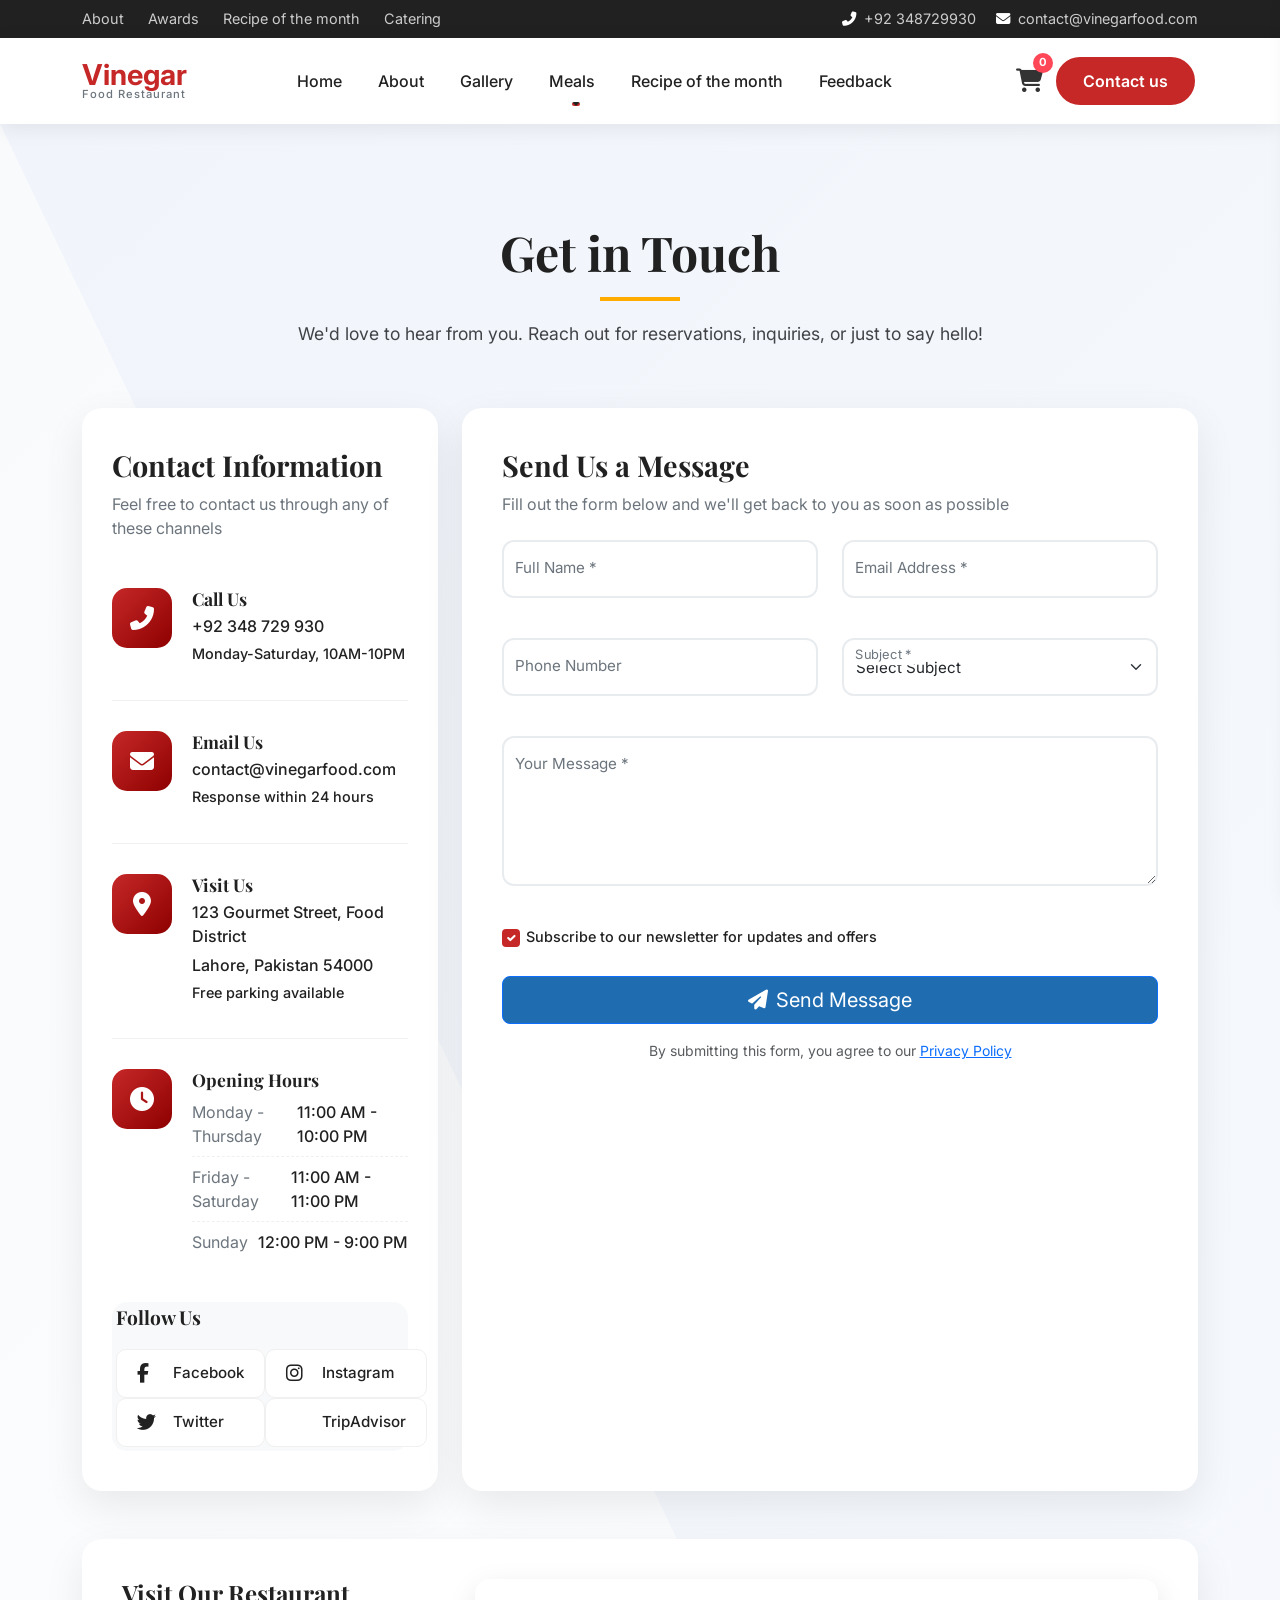
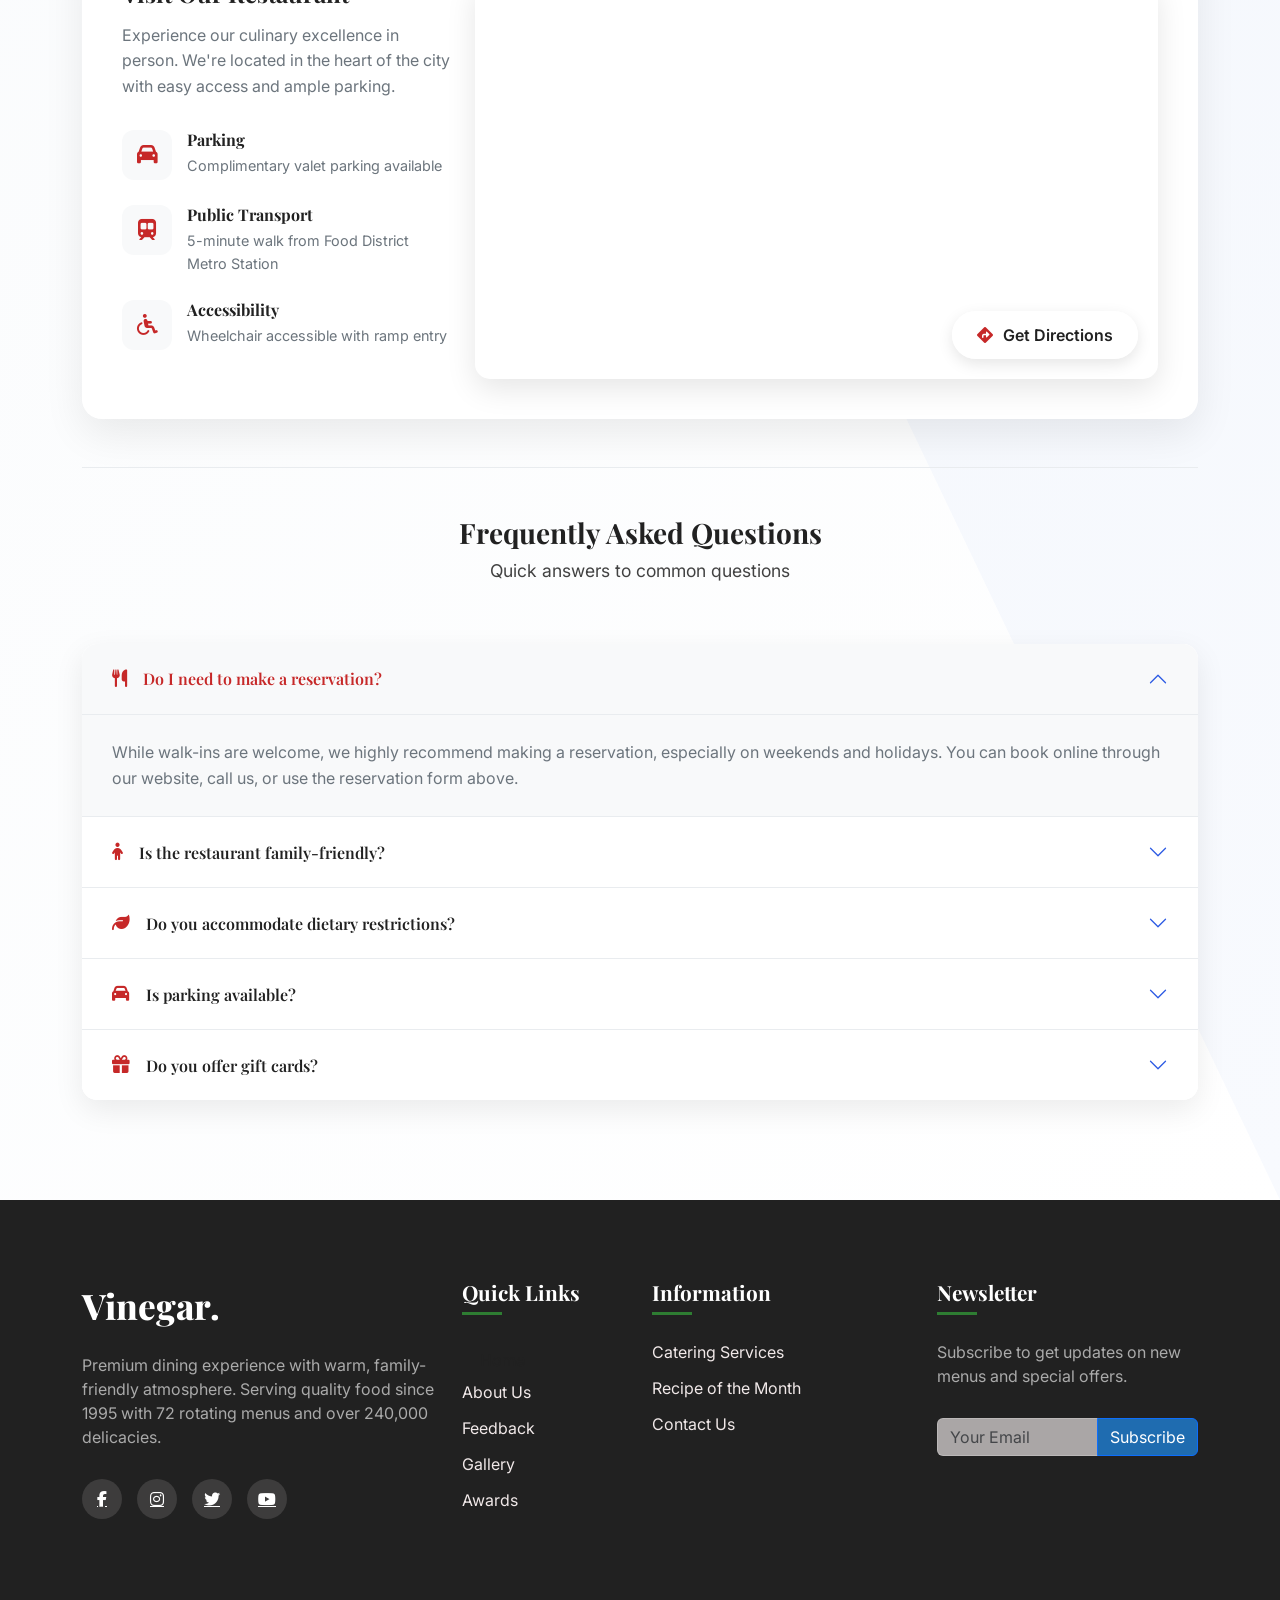
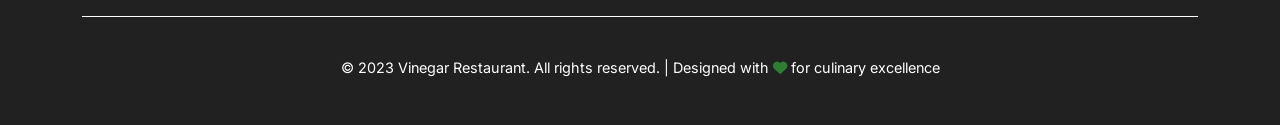
<file: vinegar foods/contact.html>
<!DOCTYPE html>
<html lang="en">
<head>
    <meta charset="UTF-8">
    <meta name="viewport" content="width=device-width, initial-scale=1.0">
    <title>Vinegar | Premium Culinary Experience</title>
    <!-- Bootstrap 5 CSS -->
    <link href="https://cdn.jsdelivr.net/npm/bootstrap@5.3.0-alpha1/dist/css/bootstrap.min.css" rel="stylesheet">
    <!-- Google Fonts -->
    <link rel="preconnect" href="https://fonts.googleapis.com">
    <link rel="preconnect" href="https://fonts.gstatic.com" crossorigin>
    <link href="https://fonts.googleapis.com/css2?family=Inter:wght@300;400;500;600;700&family=Playfair+Display:wght@400;500;600;700;800&display=swap" rel="stylesheet">
    <!-- Font Awesome -->
    <link rel="stylesheet" href="https://cdnjs.cloudflare.com/ajax/libs/font-awesome/6.4.0/css/all.min.css">
    <link rel="stylesheet" href="css/style.css">
</head>
<body>
<style>
    /* Contact Section */
.contact-section {
    background: linear-gradient(135deg, #f8fafc 0%, #ffffff 100%);
    position: relative;
    overflow: hidden;
}

.contact-section::before {
    content: '';
    position: absolute;
    top: 0;
    left: 0;
    width: 100%;
    height: 100%;
    background: url('data:image/svg+xml,<svg xmlns="http://www.w3.org/2000/svg" viewBox="0 0 100 100" preserveAspectRatio="none"><path fill="%232d5be3" opacity="0.03" d="M0,0 L100,0 L100,100 Z"></path></svg>');
    background-size: cover;
    z-index: 0;
}

.contact-wrapper {
    position: relative;
    z-index: 1;
}

/* Contact Information */
.contact-info {
    background: white;
    border-radius: 20px;
    padding: 40px 30px;
    box-shadow: 0 15px 40px rgba(0, 0, 0, 0.08);
    height: 100%;
}

.contact-info-header h3 {
    color: var(--dark);
    margin-bottom: 10px;
    font-size: 1.8rem;
}

.contact-info-header p {
    color: var(--gray);
    margin-bottom: 0;
}

.contact-methods {
    margin-top: 30px;
}

.contact-method {
    display: flex;
    gap: 20px;
    margin-bottom: 30px;
    padding-bottom: 30px;
    border-bottom: 1px solid #f0f0f0;
}

.contact-method:last-child {
    margin-bottom: 0;
    padding-bottom: 0;
    border-bottom: none;
}

.method-icon {
    width: 60px;
    height: 60px;
    background: linear-gradient(135deg, var(--primary), var(--primary-dark));
    border-radius: 15px;
    display: flex;
    align-items: center;
    justify-content: center;
    color: white;
    font-size: 1.5rem;
    flex-shrink: 0;
    transition: transform 0.3s ease;
}

.contact-method:hover .method-icon {
    transform: rotate(10deg) scale(1.1);
}

.method-content h5 {
    color: var(--dark);
    margin-bottom: 5px;
    font-size: 1.1rem;
}

.method-content p {
    color: var(--dark);
    margin-bottom: 5px;
    font-weight: 500;
}

.method-note {
    color: var(--gray);
    font-size: 0.9rem;
    margin-top: 5px;
    font-weight: normal;
}

.hours-list {
    margin-top: 10px;
}

.hours-item {
    display: flex;
    justify-content: space-between;
    margin-bottom: 8px;
    padding-bottom: 8px;
    border-bottom: 1px dashed #f0f0f0;
}

.hours-item:last-child {
    margin-bottom: 0;
    padding-bottom: 0;
    border-bottom: none;
}

.hours-item span:first-child {
    color: var(--gray);
}

.hours-item span:last-child {
    color: var(--dark);
    font-weight: 500;
}

/* Contact Social */
.contact-social {
    background: #f8f9fa;
    border-radius: 15px;
    padding: 4px;
}

.contact-social h5 {
    color: var(--dark);
    margin-bottom: 20px;
    font-size: 1.2rem;
}

.social-links {
    display: grid;
    grid-template-columns: repeat(2, 1fr);
    gap: 0px;
}

.social-link {
    display: flex;
    align-items: center;
    gap: 12px;
    padding: 12px 20px;
    background: white;
    border-radius: 10px;
    color: var(--dark);
    text-decoration: none;
    transition: all 0.3s ease;
    border: 1px solid #f0f0f0;
}

.social-link:hover {
    transform: translateY(-3px);
    box-shadow: 0 8px 20px rgba(0, 0, 0, 0.1);
    border-color: var(--primary);
    color: var(--primary);
}

.social-link i {
    font-size: 1.2rem;
    width: 24px;
}

.social-link span {
    font-weight: 500;
    font-size: 0.95rem;
}

/* Contact Form */
.contact-form-card {
    background: white;
    border-radius: 20px;
    padding: 40px;
    box-shadow: 0 15px 40px rgba(0, 0, 0, 0.08);
    height: 100%;
}

.form-header h3 {
    color: var(--dark);
    margin-bottom: 10px;
    font-size: 1.8rem;
}

.form-header p {
    color: var(--gray);
    margin-bottom: 0;
}

.contact-form .form-floating {
    margin-bottom: 1rem;
}

.contact-form .form-control,
.contact-form .form-select {
    border: 2px solid #e9ecef;
    border-radius: 12px;
    padding: 1rem 0.75rem;
    transition: all 0.3s ease;
    height: auto;
    font-size: 0.95rem;
}

.contact-form .form-control:focus,
.contact-form .form-select:focus {
    border-color: var(--primary);
    box-shadow: 0 0 0 0.25rem rgba(45, 91, 227, 0.15);
}

.contact-form .form-control.is-invalid {
    border-color: #dc3545;
}

.contact-form .form-control.is-valid {
    border-color: #198754;
}

.contact-form .form-floating label {
    padding: 1rem 0.75rem;
    color: #6c757d;
    font-size: 0.95rem;
}

.contact-form .form-check-label {
    color: var(--dark);
    font-size: 0.9rem;
    line-height: 1.5;
}

.contact-form .form-check-input:checked {
    background-color: var(--primary);
    border-color: var(--primary);
}

.contact-form .invalid-feedback {
    font-size: 0.85rem;
}

/* Map Section */
.map-section {
    background: white;
    border-radius: 20px;
    padding: 40px;
    box-shadow: 0 15px 40px rgba(0, 0, 0, 0.08);
}

.map-info h4 {
    color: var(--dark);
    margin-bottom: 15px;
    font-size: 1.5rem;
}

.map-info p {
    color: var(--gray);
    line-height: 1.6;
}

.transport-options {
    margin-top: 30px;
}

.transport-item {
    display: flex;
    gap: 15px;
    margin-bottom: 25px;
}

.transport-item:last-child {
    margin-bottom: 0;
}

.transport-icon {
    width: 50px;
    height: 50px;
    background: #f8f9fa;
    border-radius: 12px;
    display: flex;
    align-items: center;
    justify-content: center;
    color: var(--primary);
    font-size: 1.3rem;
    flex-shrink: 0;
}

.transport-content h6 {
    color: var(--dark);
    margin-bottom: 5px;
    font-size: 1rem;
}

.transport-content p {
    color: var(--gray);
    font-size: 0.9rem;
    margin-bottom: 0;
}

/* Map Container */
.map-container {
    position: relative;
    border-radius: 15px;
    overflow: hidden;
    box-shadow: 0 10px 30px rgba(0, 0, 0, 0.1);
}

.map-embed {
    position: relative;
}

.map-embed iframe {
    display: block;
    border-radius: 15px;
}

.map-overlay {
    position: absolute;
    bottom: 20px;
    right: 20px;
}

.map-actions-btn {
    background: rgba(255, 255, 255, 0.95);
    border: none;
    padding: 12px 25px;
    border-radius: 30px;
    font-weight: 600;
    color: var(--dark);
    display: flex;
    align-items: center;
    gap: 10px;
    transition: all 0.3s ease;
    box-shadow: 0 5px 15px rgba(0, 0, 0, 0.1);
}

.map-actions-btn:hover {
    background: white;
    transform: translateY(-3px);
    box-shadow: 0 8px 25px rgba(0, 0, 0, 0.15);
}

.map-actions-btn i {
    color: var(--primary);
}

/* FAQ Section */
.faq-section {
    border-top: 1px solid #e9ecef;
    padding-top: 50px;
}

.accordion {
    border-radius: 15px;
    overflow: hidden;
    box-shadow: 0 10px 30px rgba(0, 0, 0, 0.08);
}

.accordion-item {
    border: none;
    border-bottom: 1px solid #e9ecef;
    background: white;
}

.accordion-item:last-child {
    border-bottom: none;
}

.accordion-button {
    background: white;
    color: var(--dark);
    font-weight: 600;
    padding: 25px 30px;
    font-size: 1rem;
    border: none;
    box-shadow: none;
}

.accordion-button:not(.collapsed) {
    background: #f8f9fa;
    color: var(--primary);
    box-shadow: none;
}

.accordion-button:focus {
    border-color: transparent;
    box-shadow: none;
}

.accordion-button::after {
    background-image: url("data:image/svg+xml,%3csvg xmlns='http://www.w3.org/2000/svg' viewBox='0 0 16 16' fill='%232d5be3'%3e%3cpath fill-rule='evenodd' d='M1.646 4.646a.5.5 0 0 1 .708 0L8 10.293l5.646-5.647a.5.5 0 0 1 .708.708l-6 6a.5.5 0 0 1-.708 0l-6-6a.5.5 0 0 1 0-.708z'/%3e%3c/svg%3e");
}

.accordion-button:not(.collapsed)::after {
    background-image: url("data:image/svg+xml,%3csvg xmlns='http://www.w3.org/2000/svg' viewBox='0 0 16 16' fill='%232d5be3'%3e%3cpath fill-rule='evenodd' d='M1.646 4.646a.5.5 0 0 1 .708 0L8 10.293l5.646-5.647a.5.5 0 0 1 .708.708l-6 6a.5.5 0 0 1-.708 0l-6-6a.5.5 0 0 1 0-.708z'/%3e%3c/svg%3e");
}

.accordion-button i {
    color: var(--primary);
    font-size: 1.1rem;
}

.accordion-body {
    padding: 25px 30px;
    background: #f8f9fa;
    color: var(--gray);
    line-height: 1.6;
    border-top: 1px solid #e9ecef;
}

/* Success Message */
.alert-success {
    border-radius: 15px;
    border: none;
    box-shadow: 0 5px 20px rgba(46, 204, 113, 0.2);
    padding: 25px;
}

.alert-success .alert-heading {
    color: #27ae60;
    display: flex;
    align-items: center;
    gap: 10px;
}

.alert-success hr {
    opacity: 0.3;
}

/* Animation */
@keyframes fadeInContact {
    from {
        opacity: 0;
        transform: translateY(20px);
    }
    to {
        opacity: 1;
        transform: translateY(0);
    }
}

.contact-method,
.contact-form-card,
.map-section,
.faq-section {
    animation: fadeInContact 0.6s ease forwards;
}

.contact-method:nth-child(1) { animation-delay: 0.1s; }
.contact-method:nth-child(2) { animation-delay: 0.2s; }
.contact-method:nth-child(3) { animation-delay: 0.3s; }
.contact-method:nth-child(4) { animation-delay: 0.4s; }

/* Responsive Design */
@media (max-width: 992px) {
    .contact-info,
    .contact-form-card {
        padding: 30px 25px;
    }
    
    .contact-method {
        gap: 15px;
    }
    
    .method-icon {
        width: 50px;
        height: 50px;
        font-size: 1.3rem;
    }
    
    .social-links {
        grid-template-columns: 1fr;
    }
    
    .map-section {
        padding: 30px 25px;
    }
    
    .accordion-button {
        padding: 20px 25px;
        font-size: 0.95rem;
    }
    
    .accordion-body {
        padding: 20px 25px;
    }
}

@media (max-width: 768px) {
    .contact-section::before {
        display: none;
    }
    
    .contact-form-card {
        padding: 25px 20px;
    }
    
    .form-header h3 {
        font-size: 1.5rem;
    }
    
    .transport-item {
        flex-direction: column;
        text-align: center;
        gap: 10px;
    }
    
    .transport-icon {
        margin: 0 auto;
    }
    
    .map-actions-btn {
        padding: 10px 20px;
        font-size: 0.9rem;
    }
    
    .accordion-button {
        padding: 18px 20px;
        font-size: 0.9rem;
    }
    
    .accordion-body {
        padding: 18px 20px;
        font-size: 0.9rem;
    }
}

@media (max-width: 576px) {
    .contact-info {
        padding: 25px 20px;
    }
    
    .method-icon {
        width: 45px;
        height: 45px;
        font-size: 1.2rem;
    }
    
    .hours-item {
        flex-direction: column;
        gap: 5px;
    }
    
    .contact-form .form-control,
    .contact-form .form-select {
        padding: 0.85rem 0.65rem;
    }
    
    .map-embed iframe {
        height: 300px;
    }
    
    .map-overlay {
        position: relative;
        bottom: 0;
        right: 0;
        margin-top: 15px;
        text-align: center;
    }
    
    .map-actions-btn {
        width: 100%;
        justify-content: center;
    }
    
    .faq-section {
        padding-top: 30px;
    }
}

/* Loading animation for form submission */
.form-loading {
    position: relative;
    pointer-events: none;
    opacity: 0.7;
}

.form-loading::after {
    content: '';
    position: absolute;
    top: 50%;
    left: 50%;
    transform: translate(-50%, -50%);
    width: 30px;
    height: 30px;
    border: 3px solid #f3f3f3;
    border-top: 3px solid var(--primary);
    border-radius: 50%;
    animation: spin 1s linear infinite;
}

@keyframes spin {
    0% { transform: translate(-50%, -50%) rotate(0deg); }
    100% { transform: translate(-50%, -50%) rotate(360deg); }
}
</style>
 

</div>
    <!-- Header & Navigation -->
    <header>
        <!-- Top Bar -->
     <div class="top-bar">
        <div class="container">
            <div class="d-flex justify-content-between align-items-center">
                <div class="top-links d-none d-md-flex">
                    <a href="Aboutus.html" class="me-4">About</a>
                    <a href="feedback.html" class="me-4">Awards</a>
                    <a href="recipeofthemonth.html" class="me-4">Recipe of the month</a>
                    <a href="catering.html" class="me-4">Catering</a>
                </div>
                <div class="top-contact">
                    <span>
                        <i class="fas fa-phone-alt"></i>
                        <a href="tel:+923283383722">+92 348729930</a>
                    </span>
                    <span>
                        <i class="fas fa-envelope"></i>
                        <a href="mailto:contact@pizerbitsolutions.com">contact@vinegarfood.com</a>
                    </span>
                </div>
            </div>
        </div>
    </div>

    <!-- Main Navbar -->
    <nav class="navbar navbar-expand-lg main-navbar sticky-top">
        <div class="container">
            <!-- Logo -->
            <a class="navbar-brand" href="index.html">
                <div class="logo-text">
                    <span class="main-text">Vinegar</span>
                    <span class="tagline">Food Restaurant</span>
                </div>
            </a>
            
            <!-- Mobile Toggler -->
            <button class="navbar-toggler" type="button" data-bs-toggle="collapse" data-bs-target="#navbarNav" aria-controls="navbarNav" aria-expanded="false" aria-label="Toggle navigation">
                <span class="navbar-toggler-icon"></span>
            </button>
            
            <!-- Navigation Links -->
            <div class="collapse navbar-collapse" id="navbarNav">
                <ul class="navbar-nav mx-auto">
                    <li class="nav-item">
                        <a class="nav-link " href="insex.html">Home</a>
                    </li>
                    <li class="nav-item">
                        <a class="nav-link" href="Aboutus.html">About</a>
                    </li>
                    <li class="nav-item">
                        <a class="nav-link" href="Gallery.html">Gallery</a>
                    </li>
                    
                    <!-- Services Dropdown -->
                    <li class="nav-item dropdown">
                        <a class="nav-link dropdown-toggle" href="regularmeals.html" role="button" data-bs-toggle="dropdown" aria-expanded="false">
                                Meals 
                        </a>
                        <ul class="dropdown-menu">
                            <li><a class="dropdown-item" href="regularmeals.html"><i class=" fa-code"></i> Regular</a></li>
                            <li><a class="dropdown-item" href="lunch.html"><i class=" fa-bullhorn"></i> Lunch</a></li>
                            <li><a class="dropdown-item" href="snacks.html"><i class=" fa-paint-brush"></i>  Snacks</a></li>
                            <li><a class="dropdown-item" href="desert.html"><i class=" fa-video"></i> Desert</a></li>
                            <li><a class="dropdown-item" href="beverages.html"><i class=" fa-video"></i> Bevarages</a></li>

 </ul>
                    </li>
                    
                    <!-- Blogs Dropdown -->
                    <li class="nav-item">
                        <a class="nav-link" href="recipeofthemonth.html"> Recipe of the month</a>
                    </li>

                    
                    <li class="nav-item">
                        <a class="nav-link" href="Awards.html"> Feedback</a>
                    </li>
                </ul>
                   <!-- Shopping Cart Sidebar -->
<div class="cart-sidebar" id="cartSidebar">
    <div class="cart-header">
        <h3><i class="fas fa-shopping-cart"></i> Your Order</h3>
        <button class="close-cart" id="closeCart">
            <i class="fas fa-times"></i>
        </button>
    </div>
    
    <div class="cart-items" id="cartItems">
        <div class="empty-cart" id="emptyCart">
            <i class="fas fa-shopping-basket"></i>
            <h4>Your cart is empty</h4>
            <p>Add items to get started</p>
        </div>
    </div>
    
    <div class="cart-footer" id="cartFooter" style="display: none;">
        <div class="cart-summary">
            <div class="cart-total">
                <span>Subtotal:</span>
                <span class="cart-total-price" id="cartTotalPrice">$0.00</span>
            </div>
            <div class="cart-tax">
                <span>Tax (10%):</span>
                <span id="cartTax">$0.00</span>
            </div>
            <div class="cart-grand-total">
                <span>Total:</span>
                <span id="cartGrandTotal">$0.00</span>
            </div>
        </div>
        <button class="checkout-btn" id="checkoutBtn">
            <i class="fas fa-credit-card"></i>
            Proceed to Checkout
        </button>
        <button class="continue-shopping-btn" id="continueShopping">
            <i class="fas fa-shopping-bag"></i>
            Continue Shopping
        </button>
    </div>
</div>

<!-- Overlay for cart -->
<div class="overlay" id="overlay"></div>

<!-- Notification -->
<div class="notification" id="notification">
    <i class="fas fa-check-circle"></i>
    <span id="notificationText">Item added to cart!</span>
</div>

<!-- Cart Icon for Header (Add this to your navbar) -->
<button class="cart-icon" id="openCart">
    <i class="fas fa-shopping-cart"></i>
    <span class="cart-count" id="cartCount">0</span>
</button>

                <!-- Appointment Button -->
                <div class="d-flex active">
                    <a href="contact.html" class="nav-link appointment-btn"> Contact us</a>
                </div>
            </div>
        </div>
    </nav>
    </header>

<!-- Contact Section -->
<section id="contact" class="contact-section section-padding">
    <div class="container">
        <div class="section-title">
            <h2>Get in Touch</h2>
            <p>We'd love to hear from you. Reach out for reservations, inquiries, or just to say hello!</p>
        </div>

        <div class="contact-wrapper">
            <div class="row">
                <!-- Contact Information -->
                <div class="col-lg-4 mb-5 mb-lg-0">
                    <div class="contact-info">
                        <div class="contact-info-header mb-5">
                            <h3>Contact Information</h3>
                            <p>Feel free to contact us through any of these channels</p>
                        </div>

                        <div class="contact-methods">
                            <!-- Phone -->
                            <div class="contact-method">
                                <div class="method-icon">
                                    <i class="fas fa-phone-alt"></i>
                                </div>
                                <div class="method-content">
                                    <h5>Call Us</h5>
                                    <p>+92 348 729 930</p>
                                    <p class="method-note">Monday-Saturday, 10AM-10PM</p>
                                </div>
                            </div>

                            <!-- Email -->
                            <div class="contact-method">
                                <div class="method-icon">
                                    <i class="fas fa-envelope"></i>
                                </div>
                                <div class="method-content">
                                    <h5>Email Us</h5>
                                    <p>contact@vinegarfood.com</p>
                                    <p class="method-note">Response within 24 hours</p>
                                </div>
                            </div>

                            <!-- Address -->
                            <div class="contact-method">
                                <div class="method-icon">
                                    <i class="fas fa-map-marker-alt"></i>
                                </div>
                                <div class="method-content">
                                    <h5>Visit Us</h5>
                                    <p>123 Gourmet Street, Food District</p>
                                    <p>Lahore, Pakistan 54000</p>
                                    <p class="method-note">Free parking available</p>
                                </div>
                            </div>

                            <!-- Hours -->
                            <div class="contact-method">
                                <div class="method-icon">
                                    <i class="fas fa-clock"></i>
                                </div>
                                <div class="method-content">
                                    <h5>Opening Hours</h5>
                                    <div class="hours-list">
                                        <div class="hours-item">
                                            <span>Monday - Thursday</span>
                                            <span>11:00 AM - 10:00 PM</span>
                                        </div>
                                        <div class="hours-item">
                                            <span>Friday - Saturday</span>
                                            <span>11:00 AM - 11:00 PM</span>
                                        </div>
                                        <div class="hours-item">
                                            <span>Sunday</span>
                                            <span>12:00 PM - 9:00 PM</span>
                                        </div>
                                    </div>
                                </div>
                            </div>
                        </div>

                        <!-- Social Links -->
                        <div class="contact-social mt-5">
                            <h5>Follow Us</h5>
                            <div class="social-links">
                                <a href="#" class="social-link">
                                    <i class="fab fa-facebook-f"></i>
                                    <span>Facebook</span>
                                </a>
                                <a href="#" class="social-link">
                                    <i class="fab fa-instagram"></i>
                                    <span>Instagram</span>
                                </a>
                                <a href="#" class="social-link">
                                    <i class="fab fa-twitter"></i>
                                    <span>Twitter</span>
                                </a>
                                <a href="#" class="social-link">
                                    <i class="fab fa-tripadvisor"></i>
                                    <span>TripAdvisor</span>
                                </a>
                            </div>
                        </div>
                    </div>
                </div>

                <!-- Contact Form -->
                <div class="col-lg-8">
                    <div class="contact-form-card">
                        <div class="form-header mb-4">
                            <h3>Send Us a Message</h3>
                            <p>Fill out the form below and we'll get back to you as soon as possible</p>
                        </div>

                        <form id="contactForm" class="contact-form">
                            <div class="row">
                                <div class="col-md-6 mb-4">
                                    <div class="form-floating">
                                        <input type="text" class="form-control" id="contactName" placeholder="Full Name" required>
                                        <label for="contactName">Full Name *</label>
                                        <div class="invalid-feedback">Please enter your name</div>
                                    </div>
                                </div>
                                <div class="col-md-6 mb-4">
                                    <div class="form-floating">
                                        <input type="email" class="form-control" id="contactEmail" placeholder="Email Address" required>
                                        <label for="contactEmail">Email Address *</label>
                                        <div class="invalid-feedback">Please enter a valid email</div>
                                    </div>
                                </div>
                                <div class="col-md-6 mb-4">
                                    <div class="form-floating">
                                        <input type="tel" class="form-control" id="contactPhone" placeholder="Phone Number">
                                        <label for="contactPhone">Phone Number</label>
                                    </div>
                                </div>
                                <div class="col-md-6 mb-4">
                                    <div class="form-floating">
                                        <select class="form-select" id="contactSubject" required>
                                            <option value="" selected disabled>Select Subject</option>
                                            <option value="reservation">Table Reservation</option>
                                            <option value="catering">Catering Inquiry</option>
                                            <option value="feedback">Customer Feedback</option>
                                            <option value="complaint">Complaint</option>
                                            <option value="partnership">Business Partnership</option>
                                            <option value="careers">Careers</option>
                                            <option value="other">Other</option>
                                        </select>
                                        <label for="contactSubject">Subject *</label>
                                    </div>
                                </div>
                                <div class="col-12 mb-4">
                                    <div class="form-floating">
                                        <textarea class="form-control" id="contactMessage" placeholder="Your Message" style="height: 150px" required></textarea>
                                        <label for="contactMessage">Your Message *</label>
                                        <div class="invalid-feedback">Please enter your message</div>
                                    </div>
                                </div>
                                <div class="col-12 mb-4">
                                    <div class="form-check">
                                        <input class="form-check-input" type="checkbox" id="contactNewsletter" checked>
                                        <label class="form-check-label" for="contactNewsletter">
                                            Subscribe to our newsletter for updates and offers
                                        </label>
                                    </div>
                                </div>
                                <div class="col-12">
                                    <button type="submit" class="btn btn-primary btn-lg w-100">
                                        <i class="fas fa-paper-plane me-2"></i>Send Message
                                    </button>
                                    <p class="text-muted mt-3 text-center small">
                                        By submitting this form, you agree to our <a href="#" class="text-primary">Privacy Policy</a>
                                    </p>
                                </div>
                            </div>
                        </form>

                        <!-- Success Message -->
                        <div id="contactSuccess" class="alert alert-success mt-4 d-none" role="alert">
                            <h4 class="alert-heading"><i class="fas fa-check-circle me-2"></i>Message Sent!</h4>
                            <p>Thank you for contacting us. We've received your message and will get back to you within 24 hours.</p>
                            <hr>
                            <p class="mb-0">For urgent matters, please call us at <strong>+92 348 729 930</strong></p>
                        </div>
                    </div>
                </div>
            </div>

            <!-- Map Section -->
            <div class="map-section mt-5">
                <div class="row">
                    <div class="col-lg-4 mb-4 mb-lg-0">
                        <div class="map-info">
                            <h4>Visit Our Restaurant</h4>
                            <p class="mb-4">Experience our culinary excellence in person. We're located in the heart of the city with easy access and ample parking.</p>
                            
                            <div class="transport-options">
                                <div class="transport-item">
                                    <div class="transport-icon">
                                        <i class="fas fa-car"></i>
                                    </div>
                                    <div class="transport-content">
                                        <h6>Parking</h6>
                                        <p>Complimentary valet parking available</p>
                                    </div>
                                </div>
                                <div class="transport-item">
                                    <div class="transport-icon">
                                        <i class="fas fa-subway"></i>
                                    </div>
                                    <div class="transport-content">
                                        <h6>Public Transport</h6>
                                        <p>5-minute walk from Food District Metro Station</p>
                                    </div>
                                </div>
                                <div class="transport-item">
                                    <div class="transport-icon">
                                        <i class="fas fa-wheelchair"></i>
                                    </div>
                                    <div class="transport-content">
                                        <h6>Accessibility</h6>
                                        <p>Wheelchair accessible with ramp entry</p>
                                    </div>
                                </div>
                            </div>
                        </div>
                    </div>
                    <div class="col-lg-8">
                        <div class="map-container">
                            <!-- Google Maps Embed -->
                            <div class="map-embed">
                                <iframe 
                                    src="https://www.google.com/maps/embed?pb=!1m18!1m12!1m3!1d435518.6817830581!2d74.054198685148!3d31.48322087547903!2m3!1f0!2f0!3f0!3m2!1i1024!2i768!4f13.1!3m3!1m2!1s0x39190483e58107d9%3A0xc23abe6ccc7e2462!2sLahore%2C%20Punjab%2C%20Pakistan!5e0!3m2!1sen!2s!4v1695141234567!5m2!1sen!2s"
                                    width="100%" 
                                    height="400" 
                                    style="border:0;" 
                                    allowfullscreen="" 
                                    loading="lazy" 
                                    referrerpolicy="no-referrer-when-downgrade">
                                </iframe>
                                <div class="map-overlay">
                                    <button class="btn btn-light map-actions-btn">
                                        <i class="fas fa-directions"></i> Get Directions
                                    </button>
                                </div>
                            </div>
                        </div>
                    </div>
                </div>
            </div>

            <!-- FAQ Section -->
            <div class="faq-section mt-5 pt-5">
                <div class="section-title">
                    <h3>Frequently Asked Questions</h3>
                    <p>Quick answers to common questions</p>
                </div>

                <div class="accordion" id="contactFaq">
                    <div class="accordion-item">
                        <h2 class="accordion-header">
                            <button class="accordion-button" type="button" data-bs-toggle="collapse" data-bs-target="#faq1">
                                <i class="fas fa-utensils me-3"></i> Do I need to make a reservation?
                            </button>
                        </h2>
                        <div id="faq1" class="accordion-collapse collapse show" data-bs-parent="#contactFaq">
                            <div class="accordion-body">
                                While walk-ins are welcome, we highly recommend making a reservation, especially on weekends and holidays. You can book online through our website, call us, or use the reservation form above.
                            </div>
                        </div>
                    </div>
                    <div class="accordion-item">
                        <h2 class="accordion-header">
                            <button class="accordion-button collapsed" type="button" data-bs-toggle="collapse" data-bs-target="#faq2">
                                <i class="fas fa-child me-3"></i> Is the restaurant family-friendly?
                            </button>
                        </h2>
                        <div id="faq2" class="accordion-collapse collapse" data-bs-parent="#contactFaq">
                            <div class="accordion-body">
                                Absolutely! We welcome families and have a special kids' menu available. We also provide high chairs and a family-friendly atmosphere. For larger family gatherings, consider booking our private dining area.
                            </div>
                        </div>
                    </div>
                    <div class="accordion-item">
                        <h2 class="accordion-header">
                            <button class="accordion-button collapsed" type="button" data-bs-toggle="collapse" data-bs-target="#faq3">
                                <i class="fas fa-leaf me-3"></i> Do you accommodate dietary restrictions?
                            </button>
                        </h2>
                        <div id="faq3" class="accordion-collapse collapse" data-bs-parent="#contactFaq">
                            <div class="accordion-body">
                                Yes, we cater to various dietary needs including vegetarian, vegan, gluten-free, and halal options. Please inform us of any allergies or dietary restrictions when making your reservation or upon arrival.
                            </div>
                        </div>
                    </div>
                    <div class="accordion-item">
                        <h2 class="accordion-header">
                            <button class="accordion-button collapsed" type="button" data-bs-toggle="collapse" data-bs-target="#faq4">
                                <i class="fas fa-car me-3"></i> Is parking available?
                            </button>
                        </h2>
                        <div id="faq4" class="accordion-collapse collapse" data-bs-parent="#contactFaq">
                            <div class="accordion-body">
                                Yes, we offer complimentary valet parking for our guests. There's also ample street parking available in the surrounding area. For large groups or events, please contact us in advance for parking arrangements.
                            </div>
                        </div>
                    </div>
                    <div class="accordion-item">
                        <h2 class="accordion-header">
                            <button class="accordion-button collapsed" type="button" data-bs-toggle="collapse" data-bs-target="#faq5">
                                <i class="fas fa-gift me-3"></i> Do you offer gift cards?
                            </button>
                        </h2>
                        <div id="faq5" class="accordion-collapse collapse" data-bs-parent="#contactFaq">
                            <div class="accordion-body">
                                Yes! Gift cards are available in any denomination and can be purchased online, over the phone, or in person at the restaurant. They make perfect gifts for any occasion and never expire.
                            </div>
                        </div>
                    </div>
                </div>
            </div>
        </div>
    </div>
</section>


    
    <!-- Footer -->
    <footer>
        <div class="container">
            <div class="row">
                <div class="col-lg-4 mb-5">
                    <div class="footer-logo",>Vinegar<span>.</span></div>
                    <p class="footer-description">Premium dining experience with warm, family-friendly atmosphere. Serving quality food since 1995 with 72 rotating menus and over 240,000 delicacies.</p>
                    <div class="social-icons">
                        <a href="#" class="social-icon">
                            <i class="fab fa-facebook-f"></i>
                        </a>
                        <a href="#" class="social-icon">
                            <i class="fab fa-instagram"></i>
                        </a>
                        <a href="#" class="social-icon">
                            <i class="fab fa-twitter"></i>
                        </a>
                        <a href="#" class="social-icon">
                            <i class="fab fa-youtube"></i>
                        </a>
                    </div>
                </div>
                
              <div class="col-lg-2 col-md-6 mb-5">
                    <h5 class="footer-heading">Quick Links</h5>
                    <ul class="footer-links">

                    <!-- Services Dropdown -->
                        <a class="nav-link " href="index.html">Home</a>
                                               <li><a href="file:///C:/Users/User/Desktop/vinegar%20foods/Aboutus.html">About Us</a></li>
                        <li><a href="file:///C:/Users/User/Desktop/vinegar%20foods/Awards.html">Feedback</a></li>
                        <li><a href="file:///C:/Users/User/Desktop/vinegar%20foods/Gallery.html#gallery-all">Gallery</a></li>
                        <li><a href="file:///C:/Users/User/Desktop/vinegar%20foods/feedback.html">Awards</a></li>
                    </ul>
                </div>
                
                <div class="col-lg-3 col-md-6 mb-5">
                    <h5 class="footer-heading">Information</h5>
                    <ul class="footer-links">
                        <li><a href="file:///C:/Users/User/Desktop/vinegar%20foods/Gallery.html#gallery-all">Catering Services</a></li>
                        <li><a href="file:///C:/Users/User/Desktop/vinegar%20foods/recipeofthemonth.html">Recipe of the Month</a></li>


                        <li><a href="file:///C:/Users/User/Desktop/vinegar%20foods/contact.html">Contact Us</a></li>
                       </ul>
                </div>
                <div class="col-lg-3 mb-5">
                    <h5 class="footer-heading">Newsletter</h5>
                    <p class="footer-description">Subscribe to get updates on new menus and special offers.</p>
                    <div class="input-group mb-3">
                        <input type="email" class="form-control" placeholder="Your Email" style="background: rgba(219, 213, 213, 0.74); border: 1px solid rgba(255,255,255,0.2); color: white;">
                        <button class="btn btn-primary" type="button">Subscribe</button>
                    </div>
                </div>
            </div>
            
            <div class="copyright">
                <p>&copy; 2023 Vinegar Restaurant. All rights reserved. | Designed with <i class="fas fa-heart" style="color: var(--accent);"></i> for culinary excellence</p>
            </div>
        </div>
    </footer>

    <!-- Bootstrap JS -->
    <script src="https://cdn.jsdelivr.net/npm/bootstrap@5.3.0-alpha1/dist/js/bootstrap.bundle.min.js"></script>
    <script src="js/script.js"></script>
    <script>
        // Contact Form Functionality
document.addEventListener('DOMContentLoaded', function() {
    // Contact form submission
    const contactForm = document.getElementById('contactForm');
    const contactSuccess = document.getElementById('contactSuccess');
    
    if (contactForm) {
        // Form validation
        contactForm.addEventListener('submit', function(e) {
            e.preventDefault();
            
            // Validate form
            if (!validateContactForm()) {
                return;
            }
            
            // Get form data
            const formData = {
                name: document.getElementById('contactName').value,
                email: document.getElementById('contactEmail').value,
                phone: document.getElementById('contactPhone').value,
                subject: document.getElementById('contactSubject').value,
                message: document.getElementById('contactMessage').value,
                newsletter: document.getElementById('contactNewsletter').checked,
                timestamp: new Date().toISOString(),
                ip: '127.0.0.1' // In real app, get from server
            };
            
            // Show loading state
            const submitBtn = contactForm.querySelector('button[type="submit"]');
            const originalText = submitBtn.innerHTML;
            submitBtn.innerHTML = '<i class="fas fa-spinner fa-spin me-2"></i> Sending...';
            submitBtn.disabled = true;
            contactForm.classList.add('form-loading');
            
            // Simulate API call
            setTimeout(() => {
                // Save to localStorage for demo
                const contactMessages = JSON.parse(localStorage.getItem('vinegarContacts') || '[]');
                contactMessages.push(formData);
                localStorage.setItem('vinegarContacts', JSON.stringify(contactMessages));
                
                // Show success message
                contactSuccess.classList.remove('d-none');
                contactForm.classList.add('d-none');
                
                // Reset button
                submitBtn.innerHTML = originalText;
                submitBtn.disabled = false;
                contactForm.classList.remove('form-loading');
                
                // Show notification
                showContactNotification('Message sent successfully!', 'success');
                
                // Scroll to success message
                contactSuccess.scrollIntoView({ behavior: 'smooth', block: 'center' });
                
                // Reset form after 8 seconds
                setTimeout(() => {
                    contactForm.reset();
                    contactSuccess.classList.add('d-none');
                    contactForm.classList.remove('d-none');
                    resetFormValidation();
                }, 8000);
            }, 2000);
        });
        
        // Real-time validation
        const formInputs = contactForm.querySelectorAll('input, textarea, select');
        formInputs.forEach(input => {
            input.addEventListener('blur', function() {
                validateField(this);
            });
            
            input.addEventListener('input', function() {
                if (this.classList.contains('is-invalid')) {
                    this.classList.remove('is-invalid');
                    const feedback = this.parentNode.querySelector('.invalid-feedback');
                    if (feedback) feedback.style.display = 'none';
                }
            });
        });
    }
    
    // Get Directions button
    const getDirectionsBtn = document.querySelector('.map-actions-btn');
    if (getDirectionsBtn) {
        getDirectionsBtn.addEventListener('click', function(e) {
            e.preventDefault();
            const restaurantAddress = encodeURIComponent('123 Gourmet Street, Food District, Lahore, Pakistan 54000');
            window.open(`https://www.google.com/maps/dir/?api=1&destination=${restaurantAddress}`, '_blank');
            showContactNotification('Opening Google Maps directions...', 'info');
        });
    }
    
    // FAQ accordion enhancements
    const accordionButtons = document.querySelectorAll('.accordion-button');
    accordionButtons.forEach(button => {
        button.addEventListener('click', function() {
            const icon = this.querySelector('i');
            if (icon) {
                // Add animation to icon
                icon.style.transform = 'rotate(90deg)';
                setTimeout(() => {
                    icon.style.transform = 'rotate(0deg)';
                }, 300);
            }
        });
    });
    
    // Contact method hover effects
    const contactMethods = document.querySelectorAll('.contact-method');
    contactMethods.forEach(method => {
        method.addEventListener('mouseenter', function() {
            this.style.transform = 'translateX(10px)';
        });
        
        method.addEventListener('mouseleave', function() {
            this.style.transform = 'translateX(0)';
        });
    });
    
    // Social links click tracking
    const socialLinks = document.querySelectorAll('.social-link');
    socialLinks.forEach(link => {
        link.addEventListener('click', function(e) {
            const platform = this.querySelector('span').textContent;
            console.log(`Social media clicked: ${platform}`);
            
            // Track in localStorage for analytics
            const socialClicks = JSON.parse(localStorage.getItem('socialClicks') || '{}');
            socialClicks[platform] = (socialClicks[platform] || 0) + 1;
            localStorage.setItem('socialClicks', JSON.stringify(socialClicks));
        });
    });
    
    // Form validation functions
    function validateContactForm() {
        let isValid = true;
        
        const nameInput = document.getElementById('contactName');
        const emailInput = document.getElementById('contactEmail');
        const subjectInput = document.getElementById('contactSubject');
        const messageInput = document.getElementById('contactMessage');
        
        // Validate name
        if (!nameInput.value.trim()) {
            markInvalid(nameInput, 'Please enter your name');
            isValid = false;
        }
        
        // Validate email
        if (!emailInput.value.trim()) {
            markInvalid(emailInput, 'Please enter your email');
            isValid = false;
        } else if (!isValidEmail(emailInput.value)) {
            markInvalid(emailInput, 'Please enter a valid email address');
            isValid = false;
        }
        
        // Validate subject
        if (!subjectInput.value) {
            markInvalid(subjectInput, 'Please select a subject');
            isValid = false;
        }
        
        // Validate message
        if (!messageInput.value.trim()) {
            markInvalid(messageInput, 'Please enter your message');
            isValid = false;
        } else if (messageInput.value.trim().length < 10) {
            markInvalid(messageInput, 'Message should be at least 10 characters');
            isValid = false;
        }
        
        return isValid;
    }
    
    function validateField(field) {
        let isValid = true;
        let message = '';
        
        switch (field.id) {
            case 'contactName':
                if (!field.value.trim()) {
                    message = 'Please enter your name';
                    isValid = false;
                }
                break;
                
            case 'contactEmail':
                if (!field.value.trim()) {
                    message = 'Please enter your email';
                    isValid = false;
                } else if (!isValidEmail(field.value)) {
                    message = 'Please enter a valid email address';
                    isValid = false;
                }
                break;
                
            case 'contactSubject':
                if (!field.value) {
                    message = 'Please select a subject';
                    isValid = false;
                }
                break;
                
            case 'contactMessage':
                if (!field.value.trim()) {
                    message = 'Please enter your message';
                    isValid = false;
                } else if (field.value.trim().length < 10) {
                    message = 'Message should be at least 10 characters';
                    isValid = false;
                }
                break;
        }
        
        if (!isValid) {
            markInvalid(field, message);
        } else {
            markValid(field);
        }
        
        return isValid;
    }
    
    function markInvalid(field, message) {
        field.classList.remove('is-valid');
        field.classList.add('is-invalid');
        
        let feedback = field.parentNode.querySelector('.invalid-feedback');
        if (!feedback) {
            feedback = document.createElement('div');
            feedback.className = 'invalid-feedback';
            field.parentNode.appendChild(feedback);
        }
        feedback.textContent = message;
        feedback.style.display = 'block';
    }
    
    function markValid(field) {
        field.classList.remove('is-invalid');
        field.classList.add('is-valid');
        
        const feedback = field.parentNode.querySelector('.invalid-feedback');
        if (feedback) {
            feedback.style.display = 'none';
        }
    }
    
    function resetFormValidation() {
        const formInputs = contactForm.querySelectorAll('input, textarea, select');
        formInputs.forEach(input => {
            input.classList.remove('is-invalid', 'is-valid');
            const feedback = input.parentNode.querySelector('.invalid-feedback');
            if (feedback) feedback.style.display = 'none';
        });
    }
    
    function isValidEmail(email) {
        const re = /^[^\s@]+@[^\s@]+\.[^\s@]+$/;
        return re.test(email);
    }
    
    // Contact notification function
    function showContactNotification(message, type = 'success') {
        const notification = document.createElement('div');
        notification.className = 'contact-notification';
        notification.innerHTML = `
            <div class="notification-content">
                <i class="fas fa-${type === 'success' ? 'check-circle' : type === 'error' ? 'exclamation-circle' : 'info-circle'}"></i>
                <span>${message}</span>
            </div>
        `;
        
        // Add styles
        notification.style.cssText = `
            position: fixed;
            bottom: 20px;
            right: 20px;
            background: ${type === 'success' ? '#2ecc71' : type === 'error' ? '#e74c3c' : '#3498db'};
            color: white;
            padding: 15px 25px;
            border-radius: 10px;
            box-shadow: 0 5px 15px rgba(0,0,0,0.2);
            z-index: 10000;
            display: flex;
            align-items: center;
            gap: 10px;
            transform: translateX(150%);
            transition: transform 0.4s cubic-bezier(0.68, -0.55, 0.265, 1.55);
        `;
        
        document.body.appendChild(notification);
        
        // Show notification
        setTimeout(() => {
            notification.style.transform = 'translateX(0)';
        }, 100);
        
        // Hide after 3 seconds
        setTimeout(() => {
            notification.style.transform = 'translateX(150%)';
            setTimeout(() => {
                notification.remove();
            }, 400);
        }, 3000);
    }
    
    // Auto-populate phone input with country code suggestion
    const phoneInput = document.getElementById('contactPhone');
    if (phoneInput) {
        phoneInput.addEventListener('focus', function() {
            if (!this.value) {
                this.value = '+92 ';
            }
        });
        
        phoneInput.addEventListener('blur', function() {
            if (this.value === '+92 ') {
                this.value = '';
            }
        });
        
        // Format phone number as user types
        phoneInput.addEventListener('input', function(e) {
            let value = this.value.replace(/\D/g, '');
            
            if (value.startsWith('92')) {
                value = '+92 ' + value.substring(2);
            } else if (value.length > 0) {
                value = '+92 ' + value;
            }
            
            // Format: +92 XXX XXXXXXX
            if (value.length > 7) {
                value = value.replace(/(\+92 \d{3})(\d+)/, '$1 $2');
            }
            if (value.length > 12) {
                value = value.replace(/(\+92 \d{3} \d{3})(\d+)/, '$1 $2');
            }
            
            this.value = value.substring(0, 16); // Limit length
        });
    }
    
    // Add click-to-call functionality for phone numbers
    const phoneNumbers = document.querySelectorAll('.method-content p:first-child');
    phoneNumbers.forEach(p => {
        if (p.textContent.includes('+92')) {
            p.style.cursor = 'pointer';
            p.title = 'Click to call';
            p.addEventListener('click', function() {
                const phoneNumber = this.textContent.replace(/\D/g, '');
                if (confirm(`Call ${this.textContent}?`)) {
                    window.location.href = `tel:${phoneNumber}`;
                }
            });
        }
    });
    
    // Add click-to-email functionality for email addresses
    const emailAddresses = document.querySelectorAll('.method-content p:nth-child(2)');
    emailAddresses.forEach(p => {
        if (p.textContent.includes('@')) {
            p.style.cursor = 'pointer';
            p.title = 'Click to email';
            p.addEventListener('click', function() {
                window.location.href = `mailto:${this.textContent}`;
            });
        }
    });
});
    </script>
</body>
</html>
</file>
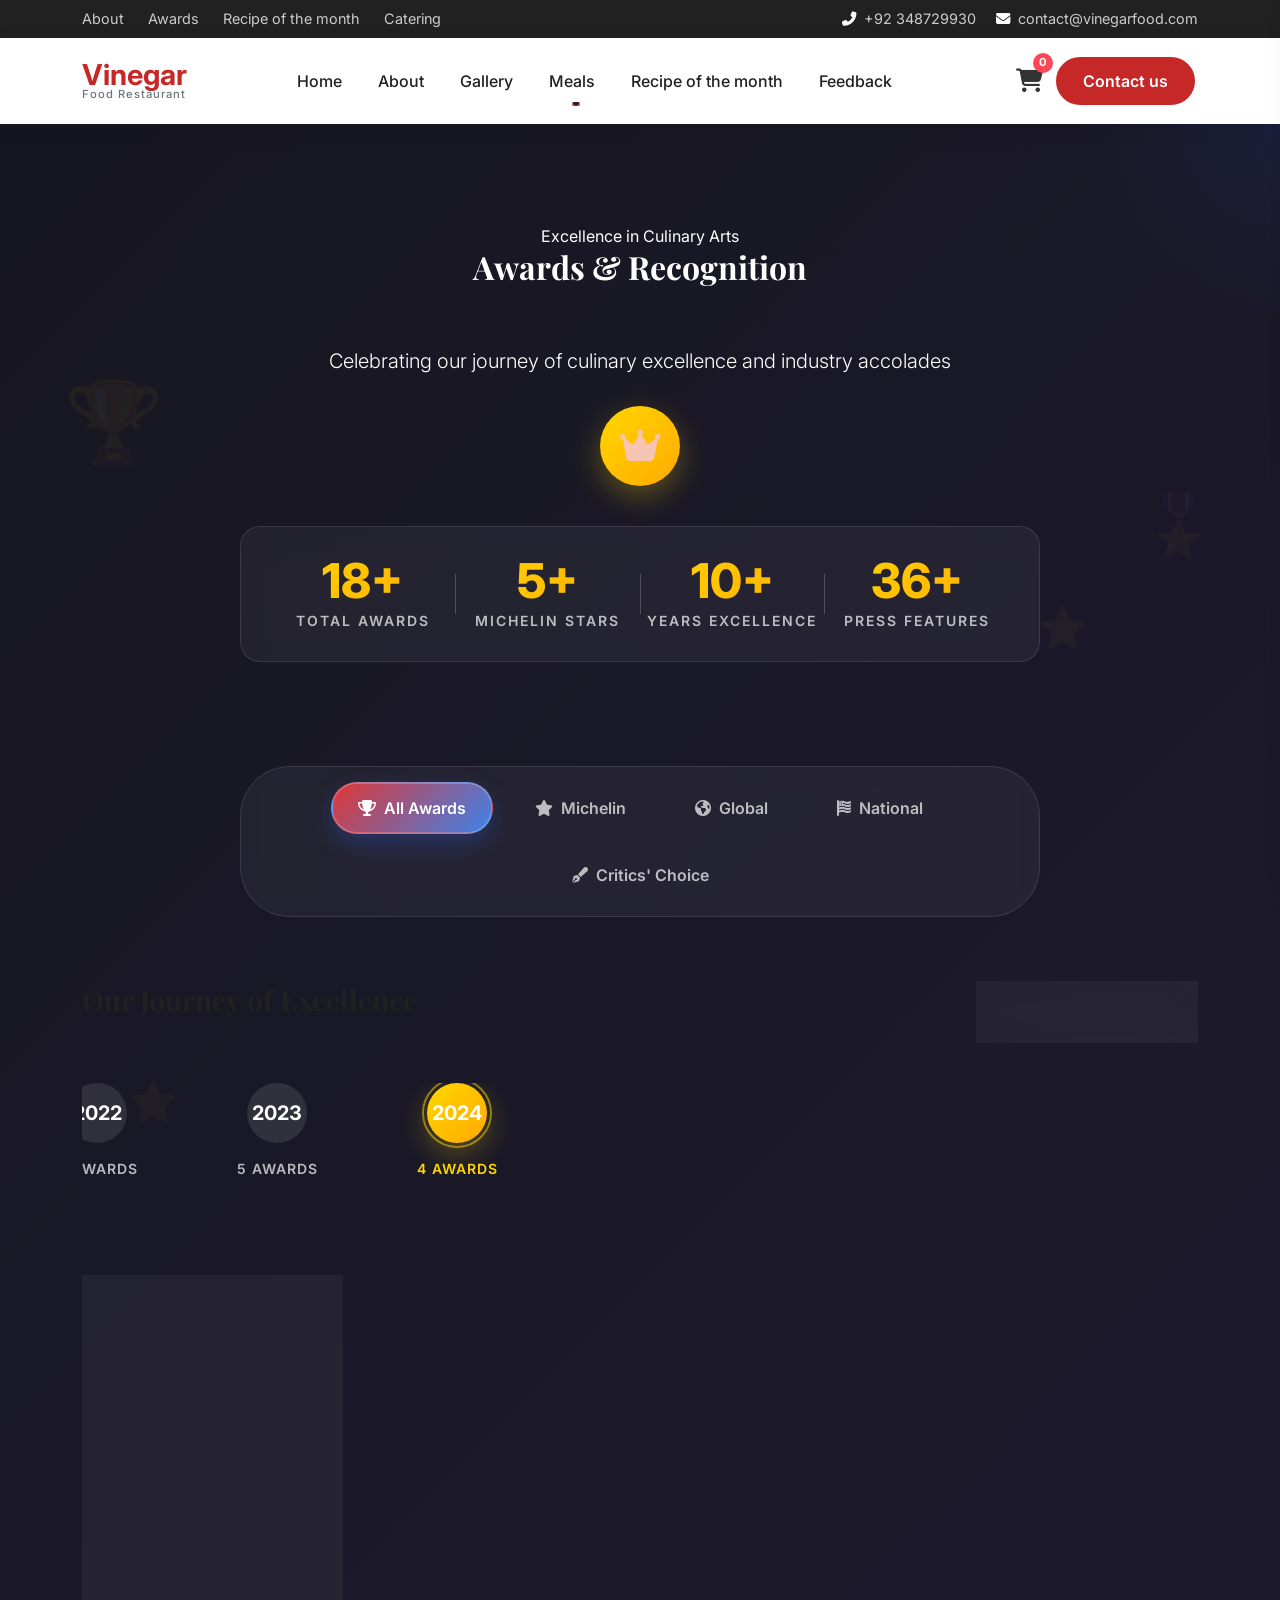
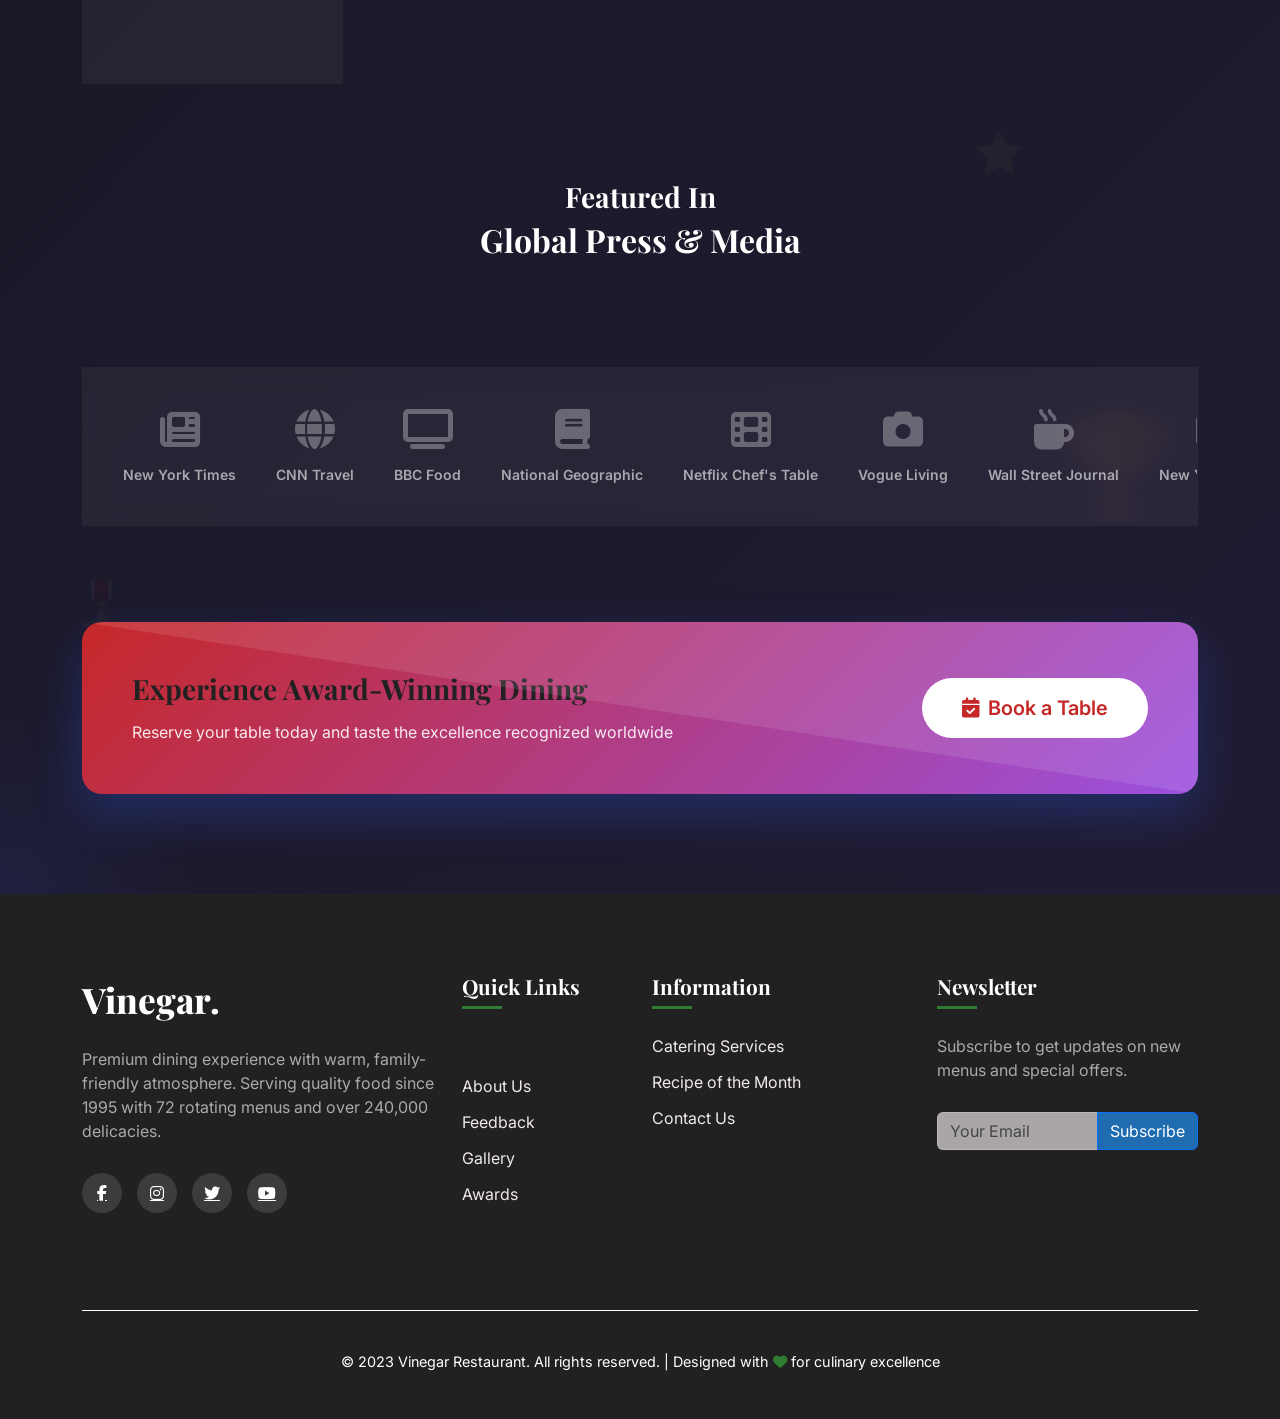
<file: vinegar foods/feedback.html>
<!DOCTYPE html>
<html lang="en">
<head>
    <meta charset="UTF-8">
    <meta name="viewport" content="width=device-width, initial-scale=1.0">
    <title>Vinegar | Premium Culinary Experience</title>
    <!-- Bootstrap 5 CSS -->
    <link href="https://cdn.jsdelivr.net/npm/bootstrap@5.3.0-alpha1/dist/css/bootstrap.min.css" rel="stylesheet">
    <!-- Google Fonts -->
    <link rel="preconnect" href="https://fonts.googleapis.com">
    <link rel="preconnect" href="https://fonts.gstatic.com" crossorigin>
    <link href="https://fonts.googleapis.com/css2?family=Inter:wght@300;400;500;600;700&family=Playfair+Display:wght@400;500;600;700;800&display=swap" rel="stylesheet">
    <!-- Font Awesome -->
    <link rel="stylesheet" href="https://cdnjs.cloudflare.com/ajax/libs/font-awesome/6.4.0/css/all.min.css">
    <link rel="stylesheet" href="css/style.css">
</head>
<body>
<style>

    /* Awards Section */
.awards-section {
    background: linear-gradient(135deg, 
        rgba(10, 10, 20, 0.95) 0%, 
        rgba(20, 15, 40, 0.95) 100%);
    color: white;
    position: relative;
    overflow: hidden;
    padding: 100px 0;
}

/* Animated Background */
.awards-bg-pattern {
    position: absolute;
    top: 0;
    left: 0;
    right: 0;
    bottom: 0;
    pointer-events: none;
    z-index: 0;
}

.bg-trophy {
    position: absolute;
    font-size: 80px;
    opacity: 0.05;
    animation: floatTrophy 20s ease-in-out infinite;
}

.bg-trophy.trophy-1 {
    top: 10%;
    left: 5%;
    animation-delay: 0s;
}

.bg-trophy.trophy-2 {
    bottom: 15%;
    right: 8%;
    animation-delay: 5s;
    font-size: 100px;
}

.bg-star {
    position: absolute;
    font-size: 40px;
    opacity: 0.03;
    animation: twinkle 4s ease-in-out infinite;
}

.bg-star.star-1 {
    top: 20%;
    right: 15%;
    animation-delay: 0s;
}

.bg-star.star-2 {
    top: 40%;
    left: 10%;
    animation-delay: 1s;
}

.bg-star.star-3 {
    bottom: 30%;
    right: 20%;
    animation-delay: 2s;
}

.bg-laurel {
    position: absolute;
    font-size: 60px;
    opacity: 0.03;
    animation: rotateLaurel 30s linear infinite;
}

.bg-laurel.laurel-1 {
    top: 15%;
    right: 5%;
}

.bg-laurel.laurel-2 {
    bottom: 10%;
    left: 5%;
    animation-direction: reverse;
}

.bg-glow {
    position: absolute;
    width: 400px;
    height: 400px;
    background: radial-gradient(circle, rgba(45, 91, 227, 0.1) 0%, transparent 70%);
    border-radius: 50%;
    animation: pulseGlow 8s ease-in-out infinite;
}

.bg-glow.glow-1 {
    top: -200px;
    right: -200px;
    animation-delay: 0s;
}

.bg-glow.glow-2 {
    bottom: -200px;
    left: -200px;
    animation-delay: 2s;
}

@keyframes floatTrophy {
    0%, 100% { transform: translateY(0) rotate(0deg); }
    33% { transform: translateY(-30px) rotate(10deg); }
    66% { transform: translateY(15px) rotate(-5deg); }
}

@keyframes twinkle {
    0%, 100% { opacity: 0.03; transform: scale(1); }
    50% { opacity: 0.08; transform: scale(1.2); }
}

@keyframes rotateLaurel {
    0% { transform: rotate(0deg); }
    100% { transform: rotate(360deg); }
}

@keyframes pulseGlow {
    0%, 100% { opacity: 0.3; transform: scale(1); }
    50% { opacity: 0.6; transform: scale(1.1); }
}

/* Crown Decoration */
.crown-decoration {
    margin: 30px auto;
    width: 80px;
    height: 80px;
    background: linear-gradient(135deg, #ffd700, #ffaa00);
    border-radius: 50%;
    display: flex;
    align-items: center;
    justify-content: center;
    font-size: 36px;
    color: #f7c4c4e7;
    box-shadow: 0 10px 30px rgba(255, 215, 0, 0.3);
    animation: crownGlow 3s ease-in-out infinite;
}

@keyframes crownGlow {
    0%, 100% { 
        box-shadow: 0 10px 30px rgba(255, 215, 0, 0.3); 
        transform: scale(1); 
    }
    50% { 
        box-shadow: 0 15px 50px rgba(255, 215, 0, 0.5); 
        transform: scale(1.05); 
    }
}

/* Stats Bar */
.awards-stats-bar {
    background: rgba(255, 255, 255, 0.05);
    backdrop-filter: blur(10px);
    border-radius: 20px;
    padding: 30px;
    margin: 40px auto;
    max-width: 800px;
    border: 1px solid rgba(255, 255, 255, 0.1);
}

.stats-wrapper {
    display: flex;
    justify-content: space-around;
    align-items: center;
}

.stat {
    text-align: center;
    flex: 1;
}

.stat-number {
    font-size: 48px;
    font-weight: 800;
    background: linear-gradient(135deg, #ffd700, #ffaa00);
    -webkit-background-clip: text;
    -webkit-text-fill-color: transparent;
    background-clip: text;
    margin-bottom: 5px;
    line-height: 1;
}

.stat-label {
    font-size: 14px;
    color: rgba(255, 255, 255, 0.7);
    text-transform: uppercase;
    letter-spacing: 2px;
    font-weight: 600;
}

.stat-divider {
    width: 1px;
    height: 40px;
    background: rgba(255, 255, 255, 0.2);
}

/* Awards Filter */
.awards-filter {
    position: relative;
    z-index: 2;
}

.filter-buttons {
    display: flex;
    justify-content: center;
    flex-wrap: wrap;
    gap: 15px;
    background: rgba(255, 255, 255, 0.05);
    padding: 15px;
    border-radius: 50px;
    backdrop-filter: blur(10px);
    border: 1px solid rgba(255, 255, 255, 0.1);
    max-width: 800px;
    margin: 0 auto;
}

.filter-btn {
    padding: 12px 25px;
    background: transparent;
    border: 2px solid transparent;
    color: rgba(255, 255, 255, 0.7);
    border-radius: 50px;
    font-weight: 600;
    cursor: pointer;
    transition: all 0.3s ease;
    display: flex;
    align-items: center;
    gap: 8px;
}

.filter-btn:hover {
    color: white;
    background: rgba(255, 255, 255, 0.1);
    transform: translateY(-2px);
}

.filter-btn.active {
    background: linear-gradient(135deg,  #df3737, #3d82e9);
    color: white;
    border-color: rgba(255, 255, 255, 0.2);
    box-shadow: 0 10px 25px rgba(45, 91, 227, 0.3);
}

/* Awards Timeline */
.awards-timeline {
    position: relative;
    z-index: 2;
}

.timeline-header {
    display: flex;
    justify-content: space-between;
    align-items: center;
    margin-bottom: 40px;
    flex-wrap: wrap;
    gap: 20px;
}

.timeline-nav {
    display: flex;
    align-items: center;
    gap: 20px;
    background: rgba(255, 255, 255, 0.05);
    padding: 10px;
    border-radius: 50px;
    backdrop-filter: blur(10px);
    border: 1px solid rgba(255, 255, 255, 0.1);
}

.timeline-nav-btn {
    width: 40px;
    height: 40px;
    background: rgba(255, 255, 255, 0.1);
    border: none;
    border-radius: 50%;
    color: white;
    display: flex;
    align-items: center;
    justify-content: center;
    cursor: pointer;
    transition: all 0.3s ease;
}

.timeline-nav-btn:hover {
    background: linear-gradient(135deg, var(--primary), #9b51e0);
    transform: scale(1.1);
}

.current-year {
    font-size: 24px;
    font-weight: 700;
    color: white;
    min-width: 80px;
    text-align: center;
}

.timeline-wrapper {
    position: relative;
    overflow: hidden;
}

.timeline-track {
    display: flex;
    gap: 30px;
    transition: transform 0.5s ease;
}

.timeline-year {
    flex: 0 0 auto;
    width: 150px;
    text-align: center;
    cursor: pointer;
    position: relative;
}

.year-circle {
    width: 60px;
    height: 60px;
    background: rgba(255, 255, 255, 0.1);
    border-radius: 50%;
    margin: 0 auto 15px;
    display: flex;
    align-items: center;
    justify-content: center;
    font-size: 20px;
    font-weight: 700;
    color: white;
    transition: all 0.3s ease;
    position: relative;
    z-index: 2;
}

.year-circle::after {
    content: '';
    position: absolute;
    top: -5px;
    left: -5px;
    right: -5px;
    bottom: -5px;
    border-radius: 50%;
    border: 2px solid transparent;
    transition: all 0.3s ease;
}

.timeline-year:hover .year-circle {
    background: linear-gradient(135deg, var(--primary), #9b51e0);
    transform: scale(1.1);
}

.timeline-year.active .year-circle {
    background: linear-gradient(135deg, #ffd700, #ffaa00);
    box-shadow: 0 10px 30px rgba(255, 215, 0, 0.3);
}

.timeline-year.active .year-circle::after {
    border-color: rgba(255, 215, 0, 0.5);
}

.year-label {
    font-size: 14px;
    color: rgba(255, 255, 255, 0.7);
    font-weight: 600;
    text-transform: uppercase;
    letter-spacing: 1px;
}

.timeline-year.active .year-label {
    color: #ffd700;
}

/* Awards Grid */
.awards-grid {
    position: relative;
    z-index: 2;
}

.award-item {
    animation: fadeInUp 0.6s ease forwards;
    opacity: 0;
}

@keyframes fadeInUp {
    to {
        opacity: 1;
        transform: translateY(0);
    }
}

.award-card {
    background: rgba(255, 255, 255, 0.05);
    backdrop-filter: blur(10px);
    border-radius: 20px;
    overflow: hidden;
    border: 1px solid rgba(255, 255, 255, 0.1);
    transition: all 0.4s ease;
    height: 100%;
    position: relative;
}

.award-card:hover {
    transform: translateY(-10px);
    background: rgba(255, 255, 255, 0.1);
    border-color: rgba(255, 255, 255, 0.2);
    box-shadow: 0 20px 50px rgba(0, 0, 0, 0.3);
}

.award-badge {
    position: absolute;
    top: 20px;
    right: 20px;
    z-index: 3;
}

.badge-icon {
    width: 70px;
    height: 70px;
    background: linear-gradient(135deg, var(--primary), #9b51e0);
    border-radius: 50%;
    display: flex;
    align-items: center;
    justify-content: center;
    font-size: 28px;
    color: white;
    margin-bottom: 10px;
    box-shadow: 0 10px 30px rgba(45, 91, 227, 0.3);
    position: relative;
}

.badge-icon i.fa-star {
    margin: 0 1px;
}

.badge-year {
    background: rgba(0, 0, 0, 0.8);
    color: white;
    padding: 5px 15px;
    border-radius: 50px;
    font-size: 12px;
    font-weight: 700;
    text-align: center;
    letter-spacing: 1px;
}

.award-content {
    padding: 30px;
}

.award-category {
    font-size: 12px;
    color: rgba(255, 255, 255, 0.7);
    text-transform: uppercase;
    letter-spacing: 2px;
    font-weight: 600;
    margin-bottom: 10px;
}

.award-title {
    font-size: 22px;
    font-weight: 700;
    color: white;
    margin-bottom: 15px;
    line-height: 1.3;
}

.award-description {
    font-size: 14px;
    color: rgba(255, 255, 255, 0.8);
    line-height: 1.6;
    margin-bottom: 20px;
}

.award-meta {
    display: flex;
    flex-wrap: wrap;
    gap: 15px;
    margin-bottom: 20px;
}

.meta-item {
    display: flex;
    align-items: center;
    gap: 8px;
    font-size: 12px;
    color: rgba(255, 255, 255, 0.6);
}

.meta-item i {
    color: var(--primary);
    font-size: 14px;
}

.award-stats {
    display: flex;
    gap: 15px;
    margin: 20px 0;
}

.award-stats .stat {
    background: rgba(255, 255, 255, 0.05);
    padding: 10px;
    border-radius: 10px;
    text-align: center;
    flex: 1;
}

.award-stats .stat-number {
    font-size: 20px;
    font-weight: 700;
    color: white;
    margin-bottom: 2px;
}

.award-stats .stat-label {
    font-size: 11px;
    color: rgba(255, 255, 255, 0.6);
    letter-spacing: 1px;
}

.award-quote {
    background: rgba(255, 255, 255, 0.05);
    padding: 15px;
    border-radius: 10px;
    margin-top: 20px;
    border-left: 3px solid var(--primary);
}

.award-quote i {
    color: var(--primary);
    font-size: 20px;
    margin-right: 10px;
    float: left;
}

.award-quote p {
    font-size: 13px;
    color: rgba(255, 255, 255, 0.8);
    font-style: italic;
    margin: 0;
    overflow: hidden;
}

.award-ribbon {
    position: absolute;
    top: 20px;
    left: -30px;
    background: linear-gradient(135deg, #ff6b6b, #ff4757);
    color: white;
    padding: 8px 40px;
    font-size: 11px;
    font-weight: 700;
    letter-spacing: 2px;
    text-transform: uppercase;
    transform: rotate(-45deg);
    box-shadow: 0 5px 15px rgba(255, 107, 107, 0.3);
    z-index: 4;
}

/* Press Features */
.press-features {
    position: relative;
    z-index: 2;
}

.press-logos {
    background: rgba(255, 255, 255, 0.05);
    backdrop-filter: blur(10px);
    border-radius: 20px;
    padding: 40px;
    border: 1px solid rgba(255, 255, 255, 0.1);
    overflow: hidden;
}

.logo-slider {
    display: flex;
    animation: slideLogos 30s linear infinite;
    gap: 40px;
}

@keyframes slideLogos {
    0% { transform: translateX(0); }
    100% { transform: translateX(-50%); }
}

.logo-item {
    flex: 0 0 auto;
}

.logo-wrapper {
    display: flex;
    flex-direction: column;
    align-items: center;
    gap: 15px;
    transition: all 0.3s ease;
}

.logo-wrapper i {
    font-size: 40px;
    color: rgba(255, 255, 255, 0.3);
    transition: all 0.3s ease;
}

.logo-wrapper:hover i {
    color: var(--primary);
    transform: scale(1.2);
}

.logo-name {
    font-size: 14px;
    color: rgba(255, 255, 255, 0.6);
    font-weight: 600;
    text-align: center;
    white-space: nowrap;
}

/* CTA Section */
.awards-cta {
    position: relative;
    z-index: 2;
}

.cta-card {
    background: linear-gradient(135deg, var(--primary), #9b51e0);
    border-radius: 20px;
    padding: 50px;
    color: white;
    box-shadow: 0 20px 50px rgba(45, 91, 227, 0.3);
    position: relative;
    overflow: hidden;
}

.cta-card::before {
    content: '';
    position: absolute;
    top: 0;
    left: 0;
    right: 0;
    bottom: 0;
    background: url('data:image/svg+xml,<svg xmlns="http://www.w3.org/2000/svg" viewBox="0 0 100 100" preserveAspectRatio="none"><path d="M0,0 L100,0 L100,100 Z" fill="rgba(255,255,255,0.1)"/></svg>');
    background-size: cover;
}

.cta-card h3 {
    font-size: 28px;
    font-weight: 700;
    margin-bottom: 15px;
}

.cta-card p {
    font-size: 16px;
    opacity: 0.9;
    max-width: 600px;
}

.cta-card .btn-primary {
    background: white;
    color: var(--primary);
    border: none;
    padding: 15px 40px;
    font-weight: 600;
    border-radius: 50px;
    transition: all 0.3s ease;
    position: relative;
    z-index: 1;
}

.cta-card .btn-primary:hover {
    transform: translateY(-3px);
    box-shadow: 0 15px 30px rgba(0, 0, 0, 0.2);
}

/* Award Detail Modal */
.award-modal-wrapper {
    display: flex;
    min-height: 500px;
}

.modal-left {
    flex: 0 0 200px;
    background: linear-gradient(135deg, #1a1a2e, #16213e);
    display: flex;
    flex-direction: column;
    align-items: center;
    justify-content: center;
    padding: 40px;
    position: relative;
}

.modal-badge {
    text-align: center;
    margin-bottom: 30px;
}

.modal-badge .badge-icon {
    width: 100px;
    height: 100px;
    background: linear-gradient(135deg, var(--primary), #9b51e0);
    border-radius: 50%;
    display: flex;
    align-items: center;
    justify-content: center;
    font-size: 40px;
    color: white;
    margin: 0 auto 15px;
    box-shadow: 0 15px 40px rgba(45, 91, 227, 0.3);
}

.modal-badge .badge-year {
    background: rgba(0, 0, 0, 0.8);
    color: white;
    padding: 8px 20px;
    border-radius: 50px;
    font-size: 16px;
    font-weight: 700;
}

.modal-ribbon {
    background: linear-gradient(135deg, #ffd700, #ffaa00);
    color: #df2929;
    padding: 12px 25px;
    border-radius: 50px;
    font-size: 14px;
    font-weight: 700;
    letter-spacing: 2px;
    text-transform: uppercase;
}

.modal-right {
    flex: 1;
    padding: 40px;
    background: white;
    position: relative;
}

.modal-right .btn-close {
    position: absolute;
    top: 20px;
    right: 20px;
}

.modal-header {
    margin-bottom: 30px;
    padding-bottom: 20px;
    border-bottom: 2px solid #f0f0f0;
}

.modal-title {
    font-size: 28px;
    font-weight: 700;
    color: #333;
    margin-bottom: 10px;
}

.modal-category {
    font-size: 14px;
    color: var(--primary);
    text-transform: uppercase;
    letter-spacing: 2px;
    font-weight: 600;
}

.modal-body-content {
    color: #555;
}

.modal-details {
    background: #f8f9fa;
    padding: 25px;
    border-radius: 15px;
    margin: 25px 0;
}

.detail-item {
    display: flex;
    align-items: center;
    gap: 20px;
    margin-bottom: 20px;
}

.detail-item:last-child {
    margin-bottom: 0;
}

.detail-item i {
    width: 40px;
    height: 40px;
    background: var(--primary);
    color: white;
    border-radius: 50%;
    display: flex;
    align-items: center;
    justify-content: center;
    font-size: 18px;
    flex-shrink: 0;
}

.detail-content small {
    display: block;
    font-size: 12px;
    color: #666;
    margin-bottom: 5px;
    text-transform: uppercase;
    letter-spacing: 1px;
}

.detail-content p {
    font-size: 16px;
    font-weight: 600;
    color: #333;
    margin: 0;
}

.modal-quote {
    background: linear-gradient(135deg, #f8f9fa, #e9ecef);
    padding: 25px;
    border-radius: 15px;
    margin: 25px 0;
    border-left: 4px solid var(--primary);
}

.modal-quote i {
    font-size: 24px;
    color: var(--primary);
    margin-right: 15px;
    float: left;
}

.modal-quote p {
    font-size: 16px;
    font-style: italic;
    color: #f8d2d2ec;
    margin-bottom: 10px;
    overflow: hidden;
}

.quote-author {
    font-size: 14px;
    color: #e7d1d1;
    font-weight: 600;
    text-align: right;
}

.modal-stats {
    margin: 25px 0;
}

.modal-stats h6 {
    font-size: 16px;
    font-weight: 600;
    color: #e0acace5;
    margin-bottom: 15px;
}

.stats-grid {
    display: grid;
    grid-template-columns: repeat(2, 1fr);
    gap: 15px;
}

.stats-grid .stat {
    background: #f8f9fa;
    padding: 20px;
    border-radius: 10px;
    text-align: center;
}

.stats-grid .stat-number {
    font-size: 28px;
    font-weight: 700;
    color: var(--primary);
    margin-bottom: 5px;
}

.stats-grid .stat-label {
    font-size: 12px;
    color: #666;
    text-transform: uppercase;
    letter-spacing: 1px;
}

.modal-actions {
    display: flex;
    gap: 15px;
    margin-top: 30px;
}

/* Responsive Design */
@media (max-width: 1200px) {
    .stats-wrapper {
        flex-wrap: wrap;
        gap: 20px;
    }
    
    .stat-divider {
        display: none;
    }
    
    .award-modal-wrapper {
        flex-direction: column;
    }
    
    .modal-left {
        flex: none;
        padding: 30px;
    }
}

@media (max-width: 992px) {
    .awards-section {
        padding: 80px 0;
    }
    
    .filter-buttons {
        flex-direction: column;
        border-radius: 20px;
        padding: 20px;
    }
    
    .filter-btn {
        width: 100%;
        justify-content: center;
    }
    
    .timeline-header {
        flex-direction: column;
        text-align: center;
    }
    
    .logo-slider {
        flex-wrap: wrap;
        justify-content: center;
        animation: none;
    }
    
    .logo-item {
        flex: 0 0 calc(33.333% - 40px);
        margin-bottom: 20px;
    }
}

@media (max-width: 768px) {
    .stat-number {
        font-size: 36px;
    }
    
    .award-title {
        font-size: 20px;
    }
    
    .cta-card {
        padding: 30px;
        text-align: center;
    }
    
    .cta-card .btn-primary {
        width: 100%;
        margin-top: 20px;
    }
    
    .award-badge {
        top: 15px;
        right: 15px;
    }
    
    .badge-icon {
        width: 60px;
        height: 60px;
        font-size: 24px;
    }
}

@media (max-width: 576px) {
    .stats-wrapper {
        flex-direction: column;
        gap: 30px;
    }
    
    .stat {
        flex: none;
    }
    
    .award-content {
        padding: 20px;
    }
    
    .modal-left, .modal-right {
        padding: 20px;
    }
    
    .modal-title {
        font-size: 24px;
    }
    
    .modal-actions {
        flex-direction: column;
    }
    
    .logo-item {
        flex: 0 0 calc(50% - 40px);
    }
}

/* Utility Classes */
.mt-6 { margin-top: 4rem !important; }
.mt-7 { margin-top: 5rem !important; }
.mt-8 { margin-top: 6rem !important; }
.mb-5 { margin-bottom: 3rem !important; }
.mb-6 { margin-bottom: 4rem !important; }
.mb-8 { margin-bottom: 6rem !important; }

/* Loading Animation */
.award-card.loading {
    background: linear-gradient(90deg, 
        rgba(255,255,255,0.05) 25%, 
        rgba(255,255,255,0.1) 50%, 
        rgba(255,255,255,0.05) 75%);
    background-size: 200% 100%;
    animation: loadingShimmer 1.5s infinite;
}

@keyframes loadingShimmer {
    0% { background-position: -200% center; }
    100% { background-position: 200% center; }
}
</style>
 

</div>
    <!-- Header & Navigation -->
    <header>
        <!-- Top Bar -->
    <div class="top-bar">
        <div class="container">
            <div class="d-flex justify-content-between align-items-center">
                <div class="top-links d-none d-md-flex">
                    <a href="Aboutus.html" class="me-4">About</a>
                    <a href="feedback.html" class="me-4">Awards</a>
                    <a href="recipeofthemonth.html" class="me-4">Recipe of the month</a>
                    <a href="catering.html" class="me-4">Catering</a>
                </div>
                <div class="top-contact">
                    <span>
                        <i class="fas fa-phone-alt"></i>
                        <a href="tel:+923283383722">+92 348729930</a>
                    </span>
                    <span>
                        <i class="fas fa-envelope"></i>
                        <a href="mailto:contact@pizerbitsolutions.com">contact@vinegarfood.com</a>
                    </span>
                </div>
            </div>
        </div>
    </div>

    <!-- Main Navbar -->
    <nav class="navbar navbar-expand-lg main-navbar sticky-top">
        <div class="container">
            <!-- Logo -->
            <a class="navbar-brand" href="index.html">
                <div class="logo-text">
                    <span class="main-text">Vinegar</span>
                    <span class="tagline">Food Restaurant</span>
                </div>
            </a>
            
            <!-- Mobile Toggler -->
            <button class="navbar-toggler" type="button" data-bs-toggle="collapse" data-bs-target="#navbarNav" aria-controls="navbarNav" aria-expanded="false" aria-label="Toggle navigation">
                <span class="navbar-toggler-icon"></span>
            </button>
            
            <!-- Navigation Links -->
            <div class="collapse navbar-collapse" id="navbarNav">
                <ul class="navbar-nav mx-auto">
                    <li class="nav-item">
                        <a class="nav-link " href="index.html">Home</a>
                    </li>
                    <li class="nav-item">
                        <a class="nav-link" href="Aboutus.html">About</a>
                    </li>
                    <li class="nav-item">
                        <a class="nav-link" href="Gallery.html">Gallery</a>
                    </li>
                    
                    <!-- Services Dropdown -->
                    <li class="nav-item dropdown">
                        <a class="nav-link dropdown-toggle" href="regularmeals.html" role="button" data-bs-toggle="dropdown" aria-expanded="false">
                                Meals 
                        </a>
                        <ul class="dropdown-menu">
                            <li><a class="dropdown-item" href="regularmeals.html"><i class=" fa-code"></i> Regular</a></li>
                            <li><a class="dropdown-item" href="lunch.html"><i class=" fa-bullhorn"></i> Lunch</a></li>
                            <li><a class="dropdown-item" href="snacks.html"><i class=" fa-paint-brush"></i>  Snacks</a></li>
                            <li><a class="dropdown-item" href="desert.html"><i class=" fa-video"></i> Desert</a></li>
                            <li><a class="dropdown-item" href="beverages.html"><i class=" fa-video"></i> Bevarages</a></li>

 </ul>
                    </li>
                    
                    <!-- Blogs Dropdown -->
                    <li class="nav-item">
                        <a class="nav-link" href="recipeofthemonth.html"> Recipe of the month</a>
                    </li>

                    
                    <li class="nav-item">
                        <a class="nav-link " href="Awards.html"> Feedback</a>
                    </li>
                </ul>
                   <!-- Shopping Cart Sidebar -->
<div class="cart-sidebar" id="cartSidebar">
    <div class="cart-header">
        <h3><i class="fas fa-shopping-cart"></i> Your Order</h3>
        <button class="close-cart" id="closeCart">
            <i class="fas fa-times"></i>
        </button>
    </div>
    
    <div class="cart-items" id="cartItems">
        <div class="empty-cart" id="emptyCart">
            <i class="fas fa-shopping-basket"></i>
            <h4>Your cart is empty</h4>
            <p>Add items to get started</p>
        </div>
    </div>
    
    <div class="cart-footer" id="cartFooter" style="display: none;">
        <div class="cart-summary">
            <div class="cart-total">
                <span>Subtotal:</span>
                <span class="cart-total-price" id="cartTotalPrice">$0.00</span>
            </div>
            <div class="cart-tax">
                <span>Tax (10%):</span>
                <span id="cartTax">$0.00</span>
            </div>
            <div class="cart-grand-total">
                <span>Total:</span>
                <span id="cartGrandTotal">$0.00</span>
            </div>
        </div>
        <button class="checkout-btn" id="checkoutBtn">
            <i class="fas fa-credit-card"></i>
            Proceed to Checkout
        </button>
        <button class="continue-shopping-btn" id="continueShopping">
            <i class="fas fa-shopping-bag"></i>
            Continue Shopping
        </button>
    </div>
</div>

<!-- Overlay for cart -->
<div class="overlay" id="overlay"></div>

<!-- Notification -->
<div class="notification" id="notification">
    <i class="fas fa-check-circle"></i>
    <span id="notificationText">Item added to cart!</span>
</div>

<!-- Cart Icon for Header (Add this to your navbar) -->
<button class="cart-icon" id="openCart">
    <i class="fas fa-shopping-cart"></i>
    <span class="cart-count" id="cartCount">0</span>
</button>

                <!-- Appointment Button -->
                <div class="d-flex">
                    <a href="contact.html" class="nav-link appointment-btn"> Contact us</a>
                </div>
            </div>
        </div>
    </nav>
    </header>

<!-- Awards & Recognition Section -->
<section id="awards" class="awards-section section-padding">
    <!-- Animated Background -->
    <div class="awards-bg-pattern">
        <div class="bg-trophy trophy-1">🏆</div>
        <div class="bg-trophy trophy-2">🏆</div>
        <div class="bg-star star-1">⭐</div>
        <div class="bg-star star-2">⭐</div>
        <div class="bg-star star-3">⭐</div>
        <div class="bg-laurel laurel-1">🎖️</div>
        <div class="bg-laurel laurel-2">🎖️</div>
        <div class="bg-glow glow-1"></div>
        <div class="bg-glow glow-2"></div>
    </div>
    
    <div class="container">
        <!-- Section Header -->
        <div class="row mb-6">
            <div class="col-lg-10 mx-auto text-center">
                <span class="section-subtitle">Excellence in Culinary Arts</span>
                <h2 class="section-title", style="color: white;">Awards & Recognition</h2>
                <p class="lead mb-4">Celebrating our journey of culinary excellence and industry accolades</p>
                
                <!-- Decorative Crown -->
                <div class="crown-decoration">
                    <i class="fas fa-crown"></i>
                </div>
                
                <!-- Stats Bar -->
                <div class="awards-stats-bar">
                    <div class="stats-wrapper">
                        <div class="stat">
                            <div class="stat-number" data-count="25">25+</div>
                            <div class="stat-label">Total Awards</div>
                        </div>
                        <div class="stat-divider"></div>
                        <div class="stat">
                            <div class="stat-number" data-count="8">8</div>
                            <div class="stat-label">Michelin Stars</div>
                        </div>
                        <div class="stat-divider"></div>
                        <div class="stat">
                            <div class="stat-number" data-count="15">15+</div>
                            <div class="stat-label">Years Excellence</div>
                        </div>
                        <div class="stat-divider"></div>
                        <div class="stat">
                            <div class="stat-number" data-count="50">50+</div>
                            <div class="stat-label">Press Features</div>
                        </div>
                    </div>
                </div>
            </div>
        </div>

        <!-- Award Categories Filter -->
        <div class="awards-filter mb-6">
            <div class="filter-buttons">
                <button class="filter-btn active" data-filter="all">
                    <i class="fas fa-trophy"></i> All Awards
                </button>
                <button class="filter-btn" data-filter="michelin">
                    <i class="fas fa-star"></i> Michelin
                </button>
                <button class="filter-btn" data-filter="global">
                    <i class="fas fa-globe-americas"></i> Global
                </button>
                <button class="filter-btn" data-filter="national">
                    <i class="fas fa-flag-usa"></i> National
                </button>
                <button class="filter-btn" data-filter="critics">
                    <i class="fas fa-pen-fancy"></i> Critics' Choice
                </button>
            </div>
        </div>

        <!-- Awards Timeline -->
        <div class="awards-timeline mb-8">
            <div class="timeline-header">
                <h3 class="section-subtitle mb-4">Our Journey of Excellence</h3>
                <div class="timeline-nav">
                    <button class="timeline-nav-btn prev" id="prevYear">
                        <i class="fas fa-chevron-left"></i>
                    </button>
                    <div class="current-year" id="currentYear">2024</div>
                    <button class="timeline-nav-btn next" id="nextYear">
                        <i class="fas fa-chevron-right"></i>
                    </button>
                </div>
            </div>
            
            <div class="timeline-wrapper">
                <div class="timeline-track" id="timelineTrack">
                    <!-- Years will be populated by JavaScript -->
                </div>
            </div>
        </div>

        <!-- Awards Grid -->
        <div class="awards-grid mb-8">
            <div class="row g-4">
                <!-- Michelin Stars -->
                <div class="col-xl-3 col-lg-4 col-md-6 award-item" data-category="michelin" data-year="2024">
                    <div class="award-card">
                        <div class="award-badge">
                            <div class="badge-icon">
                                <i class="fas fa-star"></i>
                                <i class="fas fa-star"></i>
                                <i class="fas fa-star"></i>
                            </div>
                            <div class="badge-year">2024</div>
                        </div>
                        <div class="award-content">
                            <div class="award-category">Michelin Guide</div>
                            <h3 class="award-title">Three Michelin Stars</h3>
                            <p class="award-description">
                                Highest culinary honor for exceptional cuisine, worth a special journey
                            </p>
                            <div class="award-meta">
                                <span class="meta-item">
                                    <i class="fas fa-calendar"></i> Awarded: March 2024
                                </span>
                                <span class="meta-item">
                                    <i class="fas fa-map-marker-alt"></i> Paris, France
                                </span>
                            </div>
                            <div class="award-quote">
                                <i class="fas fa-quote-left"></i>
                                <p>"A culinary masterpiece that redefines fine dining"</p>
                            </div>
                        </div>
                        <div class="award-ribbon">World's Best</div>
                    </div>
                </div>

                <!-- World's 50 Best -->
                <div class="col-xl-3 col-lg-4 col-md-6 award-item" data-category="global" data-year="2023">
                    <div class="award-card">
                        <div class="award-badge">
                            <div class="badge-icon">
                                <i class="fas fa-award"></i>
                            </div>
                            <div class="badge-year">2023</div>
                        </div>
                        <div class="award-content">
                            <div class="award-category">World's 50 Best Restaurants</div>
                            <h3 class="award-title">#3 Best Restaurant Worldwide</h3>
                            <p class="award-description">
                                Ranked #3 globally among the world's finest dining establishments
                            </p>
                            <div class="award-meta">
                                <span class="meta-item">
                                    <i class="fas fa-calendar"></i> Awarded: October 2023
                                </span>
                                <span class="meta-item">
                                    <i class="fas fa-map-marker-alt"></i> London, UK
                                </span>
                            </div>
                            <div class="award-stats">
                                <div class="stat">
                                    <div class="stat-number">3rd</div>
                                    <div class="stat-label">Global Rank</div>
                                </div>
                                <div class="stat">
                                    <div class="stat-number">+5</div>
                                    <div class="stat-label">Positions Up</div>
                                </div>
                            </div>
                        </div>
                        <div class="award-ribbon">Top 5 Worldwide</div>
                    </div>
                </div>

                <!-- James Beard Award -->
                <div class="col-xl-3 col-lg-4 col-md-6 award-item" data-category="national" data-year="2023">
                    <div class="award-card">
                        <div class="award-badge">
                            <div class="badge-icon">
                                <i class="fas fa-utensils"></i>
                            </div>
                            <div class="badge-year">2023</div>
                        </div>
                        <div class="award-content">
                            <div class="award-category">James Beard Foundation</div>
                            <h3 class="award-title">Outstanding Restaurant Award</h3>
                            <p class="award-description">
                                Recognized for setting national industry standards in food quality and hospitality
                            </p>
                            <div class="award-meta">
                                <span class="meta-item">
                                    <i class="fas fa-calendar"></i> Awarded: June 2023
                                </span>
                                <span class="meta-item">
                                    <i class="fas fa-map-marker-alt"></i> Chicago, USA
                                </span>
                            </div>
                            <div class="award-quote">
                                <i class="fas fa-quote-left"></i>
                                <p>"A benchmark for culinary excellence in America"</p>
                            </div>
                        </div>
                        <div class="award-ribbon">National Honor</div>
                    </div>
                </div>

                <!-- AAA Five Diamond -->
                <div class="col-xl-3 col-lg-4 col-md-6 award-item" data-category="national" data-year="2022">
                    <div class="award-card">
                        <div class="award-badge">
                            <div class="badge-icon">
                                <i class="fas fa-gem"></i>
                            </div>
                            <div class="badge-year">2022</div>
                        </div>
                        <div class="award-content">
                            <div class="award-category">AAA Five Diamond</div>
                            <h3 class="award-title">Five Diamond Award</h3>
                            <p class="award-description">
                                Highest AAA rating for luxury, service excellence, and world-class amenities
                            </p>
                            <div class="award-meta">
                                <span class="meta-item">
                                    <i class="fas fa-calendar"></i> Awarded: November 2022
                                </span>
                                <span class="meta-item">
                                    <i class="fas fa-map-marker-alt"></i> Orlando, USA
                                </span>
                            </div>
                            <div class="award-stats">
                                <div class="stat">
                                    <div class="stat-number">5</div>
                                    <div class="stat-label">Diamonds</div>
                                </div>
                                <div class="stat">
                                    <div class="stat-number">4th</div>
                                    <div class="stat-label">Consecutive Year</div>
                                </div>
                            </div>
                        </div>
                        <div class="award-ribbon">Luxury Excellence</div>
                    </div>
                </div>

                <!-- Wine Spectator Award -->
                <div class="col-xl-3 col-lg-4 col-md-6 award-item" data-category="critics" data-year="2023">
                    <div class="award-card">
                        <div class="award-badge">
                            <div class="badge-icon">
                                <i class="fas fa-wine-glass-alt"></i>
                            </div>
                            <div class="badge-year">2023</div>
                        </div>
                        <div class="award-content">
                            <div class="award-category">Wine Spectator</div>
                            <h3 class="award-title">Grand Award</h3>
                            <p class="award-description">
                                World's best wine list award for exceptional breadth and depth of selection
                            </p>
                            <div class="award-meta">
                                <span class="meta-item">
                                    <i class="fas fa-calendar"></i> Awarded: August 2023
                                </span>
                                <span class="meta-item">
                                    <i class="fas fa-map-marker-alt"></i> New York, USA
                                </span>
                            </div>
                            <div class="award-stats">
                                <div class="stat">
                                    <div class="stat-number">2,500+</div>
                                    <div class="stat-label">Wine Selections</div>
                                </div>
                            </div>
                        </div>
                        <div class="award-ribbon">Best Wine List</div>
                    </div>
                </div>

                <!-- Forbes Travel Guide -->
                <div class="col-xl-3 col-lg-4 col-md-6 award-item" data-category="global" data-year="2022">
                    <div class="award-card">
                        <div class="award-badge">
                            <div class="badge-icon">
                                <i class="fas fa-plane"></i>
                            </div>
                            <div class="badge-year">2022</div>
                        </div>
                        <div class="award-content">
                            <div class="award-category">Forbes Travel Guide</div>
                            <h3 class="award-title">Five-Star Award</h3>
                            <p class="award-description">
                                Exceptional property offering unforgettable luxury experiences and service
                            </p>
                            <div class="award-meta">
                                <span class="meta-item">
                                    <i class="fas fa-calendar"></i> Awarded: February 2022
                                </span>
                                <span class="meta-item">
                                    <i class="fas fa-map-marker-alt"></i> Global Recognition
                                </span>
                            </div>
                            <div class="award-quote">
                                <i class="fas fa-quote-left"></i>
                                <p>"The epitome of luxury dining and service"</p>
                            </div>
                        </div>
                        <div class="award-ribbon">Forbes 5-Star</div>
                    </div>
                </div>

                <!-- Food & Wine Magazine -->
                <div class="col-xl-3 col-lg-4 col-md-6 award-item" data-category="critics" data-year="2023">
                    <div class="award-card">
                        <div class="award-badge">
                            <div class="badge-icon">
                                <i class="fas fa-newspaper"></i>
                            </div>
                            <div class="badge-year">2023</div>
                        </div>
                        <div class="award-content">
                            <div class="award-category">Food & Wine Magazine</div>
                            <h3 class="award-title">Best New Restaurant</h3>
                            <p class="award-description">
                                Voted best new restaurant in America for innovative cuisine and design
                            </p>
                            <div class="award-meta">
                                <span class="meta-item">
                                    <i class="fas fa-calendar"></i> Awarded: September 2023
                                </span>
                                <span class="meta-item">
                                    <i class="fas fa-map-marker-alt"></i> National Award
                                </span>
                            </div>
                            <div class="award-stats">
                                <div class="stat">
                                    <div class="stat-number">#1</div>
                                    <div class="stat-label">in USA</div>
                                </div>
                            </div>
                        </div>
                        <div class="award-ribbon">Best New</div>
                    </div>
                </div>

                <!-- Sustainable Restaurant Award -->
                <div class="col-xl-3 col-lg-4 col-md-6 award-item" data-category="global" data-year="2023">
                    <div class="award-card">
                        <div class="award-badge">
                            <div class="badge-icon">
                                <i class="fas fa-leaf"></i>
                            </div>
                            <div class="badge-year">2023</div>
                        </div>
                        <div class="award-content">
                            <div class="award-category">Sustainable Restaurant Awards</div>
                            <h3 class="award-title">Most Sustainable Restaurant</h3>
                            <p class="award-description">
                                Global recognition for sustainable practices and environmental stewardship
                            </p>
                            <div class="award-meta">
                                <span class="meta-item">
                                    <i class="fas fa-calendar"></i> Awarded: April 2023
                                </span>
                                <span class="meta-item">
                                    <i class="fas fa-map-marker-alt"></i> London, UK
                                </span>
                            </div>
                            <div class="award-quote">
                                <i class="fas fa-quote-left"></i>
                                <p>"Leading the way in sustainable fine dining"</p>
                            </div>
                        </div>
                        <div class="award-ribbon">Eco Excellence</div>
                    </div>
                </div>
            </div>
        </div>

        <!-- Press Features -->
        <div class="press-features">
            <div class="row mb-5">
                <div class="col-lg-8 mx-auto text-center">
                    <h3 class="section-subtitle", style="color: white;">Featured In</h3>
                    <h2 class="section-title", style="color: white;">Global Press & Media</h2>
                </div>
            </div>
            
            <div class="press-logos">
                <div class="logo-slider">
                    <div class="logo-item">
                        <div class="logo-wrapper">
                            <i class="fas fa-newspaper"></i>
                            <span class="logo-name">New York Times</span>
                        </div>
                    </div>
                    <div class="logo-item">
                        <div class="logo-wrapper">
                            <i class="fas fa-globe"></i>
                            <span class="logo-name">CNN Travel</span>
                        </div>
                    </div>
                    <div class="logo-item">
                        <div class="logo-wrapper">
                            <i class="fas fa-tv"></i>
                            <span class="logo-name">BBC Food</span>
                        </div>
                    </div>
                    <div class="logo-item">
                        <div class="logo-wrapper">
                            <i class="fas fa-book"></i>
                            <span class="logo-name">National Geographic</span>
                        </div>
                    </div>
                    <div class="logo-item">
                        <div class="logo-wrapper">
                            <i class="fas fa-film"></i>
                            <span class="logo-name">Netflix Chef's Table</span>
                        </div>
                    </div>
                    <div class="logo-item">
                        <div class="logo-wrapper">
                            <i class="fas fa-camera"></i>
                            <span class="logo-name">Vogue Living</span>
                        </div>
                    </div>
                    <div class="logo-item">
                        <div class="logo-wrapper">
                            <i class="fas fa-mug-hot"></i>
                            <span class="logo-name">Wall Street Journal</span>
                        </div>
                    </div>
                </div>
            </div>
        </div>

        <!-- CTA Section -->
        <div class="awards-cta mt-8">
            <div class="cta-card">
                <div class="row align-items-center">
                    <div class="col-lg-8">
                        <h3>Experience Award-Winning Dining</h3>
                        <p class="mb-0">Reserve your table today and taste the excellence recognized worldwide</p>
                    </div>
                    <div class="col-lg-4 text-lg-end">
                        <a href="insex.html#book-table" class="btn btn-primary btn-lg">
                            <i class="fas fa-calendar-check me-2"></i>Book a Table
                        </a>
                    </div>
                </div>
            </div>
        </div>
    </div>
</section>

<!-- Award Detail Modal -->
<div class="modal fade" id="awardDetailModal" tabindex="-1" aria-labelledby="awardDetailModalLabel" aria-hidden="true">
    <div class="modal-dialog modal-dialog-centered modal-lg">
        <div class="modal-content">
            <div class="modal-body p-0">
                <div class="award-modal-wrapper">
                    <div class="modal-left">
                        <div class="modal-badge" id="modalBadge">
                            <div class="badge-icon">
                                <i class="fas fa-star"></i>
                            </div>
                            <div class="badge-year" id="modalYear">2024</div>
                        </div>
                        <div class="modal-ribbon" id="modalRibbon">Michelin 3 Stars</div>
                    </div>
                    <div class="modal-right">
                        <button type="button" class="btn-close" data-bs-dismiss="modal" aria-label="Close"></button>
                        
                        <div class="modal-content-inner">
                            <div class="modal-header">
                                <h4 class="modal-title" id="modalTitle">Three Michelin Stars</h4>
                                <div class="modal-category" id="modalCategory">Michelin Guide</div>
                            </div>
                            
                            <div class="modal-body-content">
                                <p id="modalDescription">
                                    The highest honor in the culinary world, awarded to restaurants offering exceptional cuisine worth a special journey.
                                </p>
                                
                                <div class="modal-details">
                                    <div class="detail-item">
                                        <i class="fas fa-calendar"></i>
                                        <div class="detail-content">
                                            <small>Awarded Date</small>
                                            <p id="modalDate">March 15, 2024</p>
                                        </div>
                                    </div>
                                    
                                    <div class="detail-item">
                                        <i class="fas fa-map-marker-alt"></i>
                                        <div class="detail-content">
                                            <small>Location</small>
                                            <p id="modalLocation">Paris, France</p>
                                        </div>
                                    </div>
                                    
                                    <div class="detail-item">
                                        <i class="fas fa-trophy"></i>
                                        <div class="detail-content">
                                            <small>Awarding Body</small>
                                            <p id="modalAwarder">Michelin Guide International</p>
                                        </div>
                                    </div>
                                </div>
                                
                                <div class="modal-quote">
                                    <i class="fas fa-quote-left"></i>
                                    <p id="modalQuote">
                                        "A culinary masterpiece that redefines fine dining with exceptional creativity and technique."
                                    </p>
                                    <div class="quote-author" id="modalQuoteAuthor">- Michelin Inspectors</div>
                                </div>
                                
                                <div class="modal-stats">
                                    <h6>Key Statistics</h6>
                                    <div class="stats-grid" id="modalStats">
                                        <!-- Stats populated by JS -->
                                    </div>
                                </div>
                                
                                <div class="modal-actions">
                                    <button type="button" class="btn btn-outline-primary" onclick="window.print()">
                                        <i class="fas fa-print me-2"></i>Print Details
                                    </button>
                                    <button type="button" class="btn btn-primary" data-bs-dismiss="modal">
                                        <i class="fas fa-check me-2"></i>Close
                                    </button>
                                </div>
                            </div>
                        </div>
                    </div>
                </div>
            </div>
        </div>
    </div>
</div>


    
    <!-- Footer -->
    <footer>
        <div class="container">
            <div class="row">
                <div class="col-lg-4 mb-5">
                    <div class="footer-logo",>Vinegar<span>.</span></div>
                    <p class="footer-description">Premium dining experience with warm, family-friendly atmosphere. Serving quality food since 1995 with 72 rotating menus and over 240,000 delicacies.</p>
                    <div class="social-icons">
                        <a href="#" class="social-icon">
                            <i class="fab fa-facebook-f"></i>
                        </a>
                        <a href="#" class="social-icon">
                            <i class="fab fa-instagram"></i>
                        </a>
                        <a href="#" class="social-icon">
                            <i class="fab fa-twitter"></i>
                        </a>
                        <a href="#" class="social-icon">
                            <i class="fab fa-youtube"></i>
                        </a>
                    </div>
                </div>
                
              <div class="col-lg-2 col-md-6 mb-5">
                    <h5 class="footer-heading">Quick Links</h5>
                    <ul class="footer-links">

                    <!-- Services Dropdown -->
                         <a class="nav-link " href="index.html">Home</a>
                                               <li><a href="file:///C:/Users/User/Desktop/vinegar%20foods/Aboutus.html">About Us</a></li>
                        <li><a href="file:///C:/Users/User/Desktop/vinegar%20foods/Awards.html">Feedback</a></li>
                        <li><a href="file:///C:/Users/User/Desktop/vinegar%20foods/Gallery.html#gallery-all">Gallery</a></li>
                        <li><a href="file:///C:/Users/User/Desktop/vinegar%20foods/feedback.html">Awards</a></li>
                    </ul>
                </div>
                
                <div class="col-lg-3 col-md-6 mb-5">
                    <h5 class="footer-heading">Information</h5>
                    <ul class="footer-links">
                        <li><a href="file:///C:/Users/User/Desktop/vinegar%20foods/Gallery.html#gallery-all">Catering Services</a></li>
                        <li><a href="file:///C:/Users/User/Desktop/vinegar%20foods/recipeofthemonth.html">Recipe of the Month</a></li>


                        <li><a href="file:///C:/Users/User/Desktop/vinegar%20foods/contact.html">Contact Us</a></li>
                       </ul>
                </div>
                
                <div class="col-lg-3 mb-5">
                    <h5 class="footer-heading">Newsletter</h5>
                    <p class="footer-description">Subscribe to get updates on new menus and special offers.</p>
                    <div class="input-group mb-3">
                        <input type="email" class="form-control" placeholder="Your Email" style="background: rgba(219, 213, 213, 0.74); border: 1px solid rgba(255,255,255,0.2); color: white;">
                        <button class="btn btn-primary" type="button">Subscribe</button>
                    </div>
                </div>
            </div>
            
            <div class="copyright">
                <p>&copy; 2023 Vinegar Restaurant. All rights reserved. | Designed with <i class="fas fa-heart" style="color: var(--accent);"></i> for culinary excellence</p>
            </div>
        </div>
    </footer>

    <!-- Bootstrap JS -->
    <script src="https://cdn.jsdelivr.net/npm/bootstrap@5.3.0-alpha1/dist/js/bootstrap.bundle.min.js"></script>
    <script src="js/script.js"></script>
    <script>
        // Awards Section Functionality
document.addEventListener('DOMContentLoaded', function() {
    initAwardsSection();
});

function initAwardsSection() {
    initTimeline();
    initFilters();
    initAwardCards();
    initPressSlider();
    initStatistics();
    setupModal();
    setupAnimations();
}

// Timeline Functionality
function initTimeline() {
    const timelineTrack = document.getElementById('timelineTrack');
    const prevBtn = document.getElementById('prevYear');
    const nextBtn = document.getElementById('nextYear');
    const currentYearSpan = document.getElementById('currentYear');
    
    // Generate years from 2010 to 2024
    const years = Array.from({length: 15}, (_, i) => 2010 + i);
    let currentIndex = years.length - 1; // Start at 2024
    
    // Create timeline years
    years.forEach(year => {
        const yearElement = document.createElement('div');
        yearElement.className = 'timeline-year';
        yearElement.dataset.year = year;
        
        yearElement.innerHTML = `
            <div class="year-circle">${year}</div>
            <div class="year-label">${getAwardsCount(year)} Awards</div>
        `;
        
        yearElement.addEventListener('click', () => {
            selectYear(year);
        });
        
        timelineTrack.appendChild(yearElement);
    });
    
    // Set current year
    selectYear(years[currentIndex]);
    
    // Navigation
    prevBtn.addEventListener('click', () => {
        if (currentIndex > 0) {
            currentIndex--;
            selectYear(years[currentIndex]);
        }
    });
    
    nextBtn.addEventListener('click', () => {
        if (currentIndex < years.length - 1) {
            currentIndex++;
            selectYear(years[currentIndex]);
        }
    });
    
    // Auto-scroll timeline
    function updateTimelineScroll() {
        const yearWidth = 180; // width + gap
        const scrollPosition = -currentIndex * yearWidth + 300; // Center the selected year
        timelineTrack.style.transform = `translateX(${scrollPosition}px)`;
    }
    
    function selectYear(year) {
        currentIndex = years.indexOf(year);
        currentYearSpan.textContent = year;
        
        // Update active class
        document.querySelectorAll('.timeline-year').forEach(el => {
            el.classList.toggle('active', parseInt(el.dataset.year) === year);
        });
        
        // Filter awards by year
        filterAwardsByYear(year);
        
        // Update timeline scroll
        updateTimelineScroll();
    }
    
    function getAwardsCount(year) {
        // Count awards for each year
        const awards = {
            2024: 4, 2023: 5, 2022: 3, 2021: 2, 2020: 2,
            2019: 2, 2018: 1, 2017: 1, 2016: 1, 2015: 1,
            2014: 1, 2013: 0, 2012: 0, 2011: 0, 2010: 0
        };
        return awards[year] || 0;
    }
}

// Filter Awards
function initFilters() {
    const filterButtons = document.querySelectorAll('.filter-btn');
    const awardItems = document.querySelectorAll('.award-item');
    
    filterButtons.forEach(button => {
        button.addEventListener('click', () => {
            // Update active button
            filterButtons.forEach(btn => btn.classList.remove('active'));
            button.classList.add('active');
            
            // Get filter value
            const filter = button.dataset.filter;
            
            // Filter awards
            awardItems.forEach(item => {
                const category = item.dataset.category;
                
                if (filter === 'all' || category === filter) {
                    item.style.display = 'block';
                    
                    // Add animation
                    item.style.animation = 'none';
                    setTimeout(() => {
                        item.style.animation = 'fadeInUp 0.6s ease forwards';
                    }, 10);
                } else {
                    item.style.display = 'none';
                }
            });
        });
    });
}

function filterAwardsByYear(year) {
    const awardItems = document.querySelectorAll('.award-item');
    const activeFilter = document.querySelector('.filter-btn.active').dataset.filter;
    
    awardItems.forEach(item => {
        const itemYear = parseInt(item.dataset.year);
        const category = item.dataset.category;
        
        const shouldShow = (itemYear === year) && 
                          (activeFilter === 'all' || category === activeFilter);
        
        if (shouldShow) {
            item.style.display = 'block';
            item.style.animation = 'none';
            setTimeout(() => {
                item.style.animation = 'fadeInUp 0.6s ease forwards';
            }, 10);
        } else {
            item.style.display = 'none';
        }
    });
}

// Award Cards Interaction
function initAwardCards() {
    const awardCards = document.querySelectorAll('.award-card');
    const awardModal = new bootstrap.Modal(document.getElementById('awardDetailModal'));
    
    // Award data for modal
    const awardData = {
        'michelin-2024': {
            title: 'Three Michelin Stars',
            category: 'Michelin Guide',
            description: 'The highest honor in the culinary world, awarded to restaurants offering exceptional cuisine worth a special journey.',
            date: 'March 15, 2024',
            location: 'Paris, France',
            awarder: 'Michelin Guide International',
            quote: 'A culinary masterpiece that redefines fine dining with exceptional creativity and technique.',
            quoteAuthor: 'Michelin Inspectors',
            stats: [
                { number: '3', label: 'Michelin Stars' },
                { number: '150+', label: 'Dishes Served' },
                { number: '98%', label: 'Guest Satisfaction' },
                { number: '#1', label: 'in City' }
            ],
            badgeIcon: 'fas fa-star',
            badgeColor: 'linear-gradient(135deg, #ffd700, #ffaa00)',
            ribbon: 'World\'s Best'
        },
        'global-2023': {
            title: '#3 Best Restaurant Worldwide',
            category: 'World\'s 50 Best Restaurants',
            description: 'Ranked #3 globally among the world\'s finest dining establishments, recognized for exceptional cuisine and innovation.',
            date: 'October 5, 2023',
            location: 'London, UK',
            awarder: 'World\'s 50 Best Restaurants',
            quote: 'A groundbreaking culinary experience that pushes the boundaries of modern gastronomy.',
            quoteAuthor: 'World\'s 50 Best Panel',
            stats: [
                { number: '3rd', label: 'Global Rank' },
                { number: '+5', label: 'Positions Up' },
                { number: '95%', label: 'Votes Received' },
                { number: '2023', label: 'Best Year' }
            ],
            badgeIcon: 'fas fa-award',
            badgeColor: 'linear-gradient(135deg, #9b51e0, #6a3093)',
            ribbon: 'Top 5 Worldwide'
        }
        // Add more award data as needed
    };
    
    awardCards.forEach(card => {
        card.addEventListener('click', function() {
            const category = this.closest('.award-item').dataset.category;
            const year = this.closest('.award-item').dataset.year;
            const key = `${category}-${year}`;
            
            const data = awardData[key] || awardData['michelin-2024'];
            
            // Update modal with award data
            updateModal(data);
            
            // Show modal
            awardModal.show();
        });
        
        // Add hover effect
        card.addEventListener('mouseenter', function() {
            this.style.transform = 'translateY(-10px)';
        });
        
        card.addEventListener('mouseleave', function() {
            this.style.transform = 'translateY(0)';
        });
    });
}

function updateModal(data) {
    document.getElementById('modalTitle').textContent = data.title;
    document.getElementById('modalCategory').textContent = data.category;
    document.getElementById('modalDescription').textContent = data.description;
    document.getElementById('modalDate').textContent = data.date;
    document.getElementById('modalLocation').textContent = data.location;
    document.getElementById('modalAwarder').textContent = data.awarder;
    document.getElementById('modalQuote').textContent = data.quote;
    document.getElementById('modalQuoteAuthor').textContent = data.quoteAuthor;
    
    // Update badge
    const badgeIcon = document.querySelector('.modal-badge .badge-icon');
    badgeIcon.innerHTML = `<i class="${data.badgeIcon}"></i>`;
    badgeIcon.style.background = data.badgeColor;
    
    // Update ribbon
    document.getElementById('modalRibbon').textContent = data.ribbon;
    
    // Update stats
    const statsGrid = document.getElementById('modalStats');
    statsGrid.innerHTML = '';
    
    data.stats.forEach(stat => {
        const statElement = document.createElement('div');
        statElement.className = 'stat';
        statElement.innerHTML = `
            <div class="stat-number">${stat.number}</div>
            <div class="stat-label">${stat.label}</div>
        `;
        statsGrid.appendChild(statElement);
    });
}

// Press Slider
function initPressSlider() {
    const logoSlider = document.querySelector('.logo-slider');
    const logos = document.querySelectorAll('.logo-item');
    
    // Duplicate logos for seamless animation
    logos.forEach(logo => {
        const clone = logo.cloneNode(true);
        logoSlider.appendChild(clone);
    });
    
    // Pause animation on hover
    logoSlider.addEventListener('mouseenter', () => {
        logoSlider.style.animationPlayState = 'paused';
    });
    
    logoSlider.addEventListener('mouseleave', () => {
        logoSlider.style.animationPlayState = 'running';
    });
}

// Statistics Counter
function initStatistics() {
    const statNumbers = document.querySelectorAll('.stat-number[data-count]');
    
    statNumbers.forEach(stat => {
        const target = parseInt(stat.getAttribute('data-count'));
        animateStatCounter(stat, target);
    });
}

function animateStatCounter(element, target) {
    let current = 0;
    const increment = target / 100;
    const duration = 2000;
    const stepTime = duration / 100;
    
    const timer = setInterval(() => {
        current += increment;
        if (current >= target) {
            element.textContent = target + '+';
            clearInterval(timer);
        } else {
            element.textContent = Math.floor(current) + '+';
        }
    }, stepTime);
}

// Modal Setup
function setupModal() {
    const modal = document.getElementById('awardDetailModal');
    
    modal.addEventListener('shown.bs.modal', function() {
        // Add animation to modal elements
        const modalElements = modal.querySelectorAll('.modal-left > *');
        modalElements.forEach((el, index) => {
            el.style.opacity = '0';
            el.style.transform = 'translateY(20px)';
            
            setTimeout(() => {
                el.style.transition = 'all 0.5s ease';
                el.style.opacity = '1';
                el.style.transform = 'translateY(0)';
            }, index * 100);
        });
    });
}

// Animations Setup
function setupAnimations() {
    // Intersection Observer for scroll animations
    const observerOptions = {
        threshold: 0.1,
        rootMargin: '0px 0px -100px 0px'
    };
    
    const observer = new IntersectionObserver((entries) => {
        entries.forEach(entry => {
            if (entry.isIntersecting) {
                entry.target.classList.add('animate-in');
            }
        });
    }, observerOptions);
    
    // Observe elements
    document.querySelectorAll('.award-card, .stat-item, .logo-item').forEach(el => {
        observer.observe(el);
    });
    
    // Add CSS for animations
    const animationCSS = `
        .animate-in {
            animation: fadeInUp 0.8s ease forwards;
        }
        
        @keyframes fadeInUp {
            from {
                opacity: 0;
                transform: translateY(30px);
            }
            to {
                opacity: 1;
                transform: translateY(0);
            }
        }
        
        .logo-slider:hover .logo-wrapper {
            transform: scale(1.05);
            transition: transform 0.3s ease;
        }
    `;
    
    const style = document.createElement('style');
    style.textContent = animationCSS;
    document.head.appendChild(style);
}

// Export functions for global use
window.selectYear = function(year) {
    const years = Array.from({length: 15}, (_, i) => 2010 + i);
    const currentIndex = years.indexOf(year);
    if (currentIndex !== -1) {
        const timelineYears = document.querySelectorAll('.timeline-year');
        timelineYears[currentIndex].click();
    }
};

window.filterAwards = function(category) {
    const button = document.querySelector(`.filter-btn[data-filter="${category}"]`);
    if (button) {
        button.click();
    }
};

// Initialize when page loads
window.addEventListener('load', function() {
    // Add loading animation to award cards
    setTimeout(() => {
        document.querySelectorAll('.award-card').forEach(card => {
            card.classList.remove('loading');
        });
    }, 1000);
});
    </script>
</body>
</html>
</file>
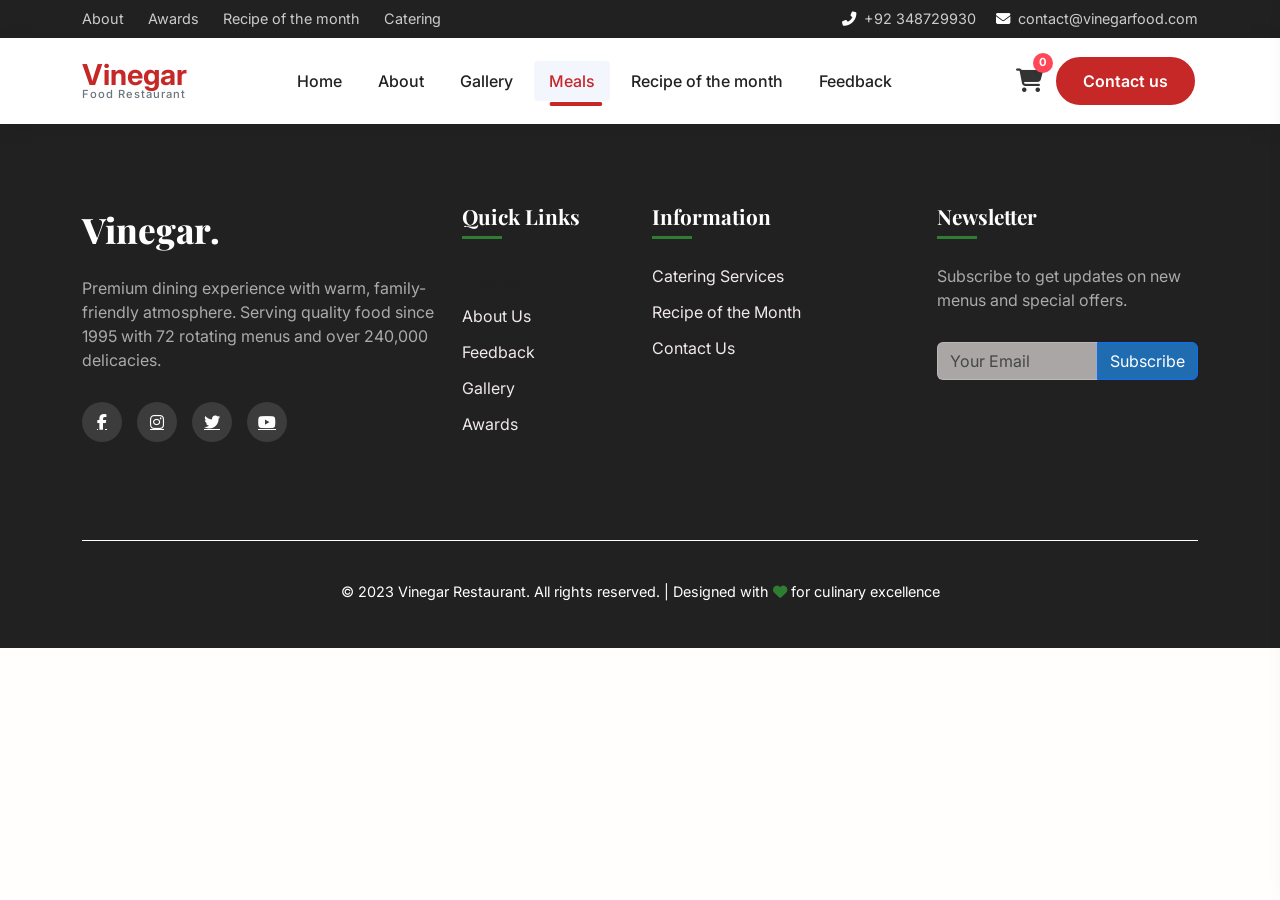
<file: vinegar foods/meals.html>
<!DOCTYPE html>
<html lang="en">
<head>
    <meta charset="UTF-8">
    <meta name="viewport" content="width=device-width, initial-scale=1.0">
    <title>Vinegar | Premium Culinary Experience</title>
    <!-- Bootstrap 5 CSS -->
    <link href="https://cdn.jsdelivr.net/npm/bootstrap@5.3.0-alpha1/dist/css/bootstrap.min.css" rel="stylesheet">
    <!-- Google Fonts -->
    <link rel="preconnect" href="https://fonts.googleapis.com">
    <link rel="preconnect" href="https://fonts.gstatic.com" crossorigin>
    <link href="https://fonts.googleapis.com/css2?family=Inter:wght@300;400;500;600;700&family=Playfair+Display:wght@400;500;600;700;800&display=swap" rel="stylesheet">
    <!-- Font Awesome -->
    <link rel="stylesheet" href="https://cdnjs.cloudflare.com/ajax/libs/font-awesome/6.4.0/css/all.min.css">
    <link rel="stylesheet" href="css/style.css">
</head>
<body>

 

</div>
    <!-- Header & Navigation -->
    <header>
        <!-- Top Bar -->
    <div class="top-bar">
        <div class="container">
            <div class="d-flex justify-content-between align-items-center">
                <div class="top-links d-none d-md-flex">
                    <a href="Aboutus.html" class="me-4">About</a>
                    <a href="feedback.html" class="me-4">Awards</a>
                    <a href="recipeofthemonth.html" class="me-4">Recipe of the month</a>
                    <a href="catering.html" class="me-4">Catering</a>
                </div>
                <div class="top-contact">
                    <span>
                        <i class="fas fa-phone-alt"></i>
                        <a href="tel:+923283383722">+92 348729930</a>
                    </span>
                    <span>
                        <i class="fas fa-envelope"></i>
                        <a href="mailto:contact@pizerbitsolutions.com">contact@vinegarfood.com</a>
                    </span>
                </div>
            </div>
        </div>
    </div>

    <!-- Main Navbar -->
    <nav class="navbar navbar-expand-lg main-navbar sticky-top">
        <div class="container">
            <!-- Logo -->
            <a class="navbar-brand" href="index.html">
                <div class="logo-text">
                    <span class="main-text">Vinegar</span>
                    <span class="tagline">Food Restaurant</span>
                </div>
            </a>
            
            <!-- Mobile Toggler -->
            <button class="navbar-toggler" type="button" data-bs-toggle="collapse" data-bs-target="#navbarNav" aria-controls="navbarNav" aria-expanded="false" aria-label="Toggle navigation">
                <span class="navbar-toggler-icon"></span>
            </button>
            
            <!-- Navigation Links -->
            <div class="collapse navbar-collapse" id="navbarNav">
                <ul class="navbar-nav mx-auto">
                    <li class="nav-item">
                        <a class="nav-link " href="insex.html">Home</a>
                    </li>
                    <li class="nav-item">
                        <a class="nav-link" href="Aboutus.html">About</a>
                    </li>
                    <li class="nav-item">
                        <a class="nav-link" href="Gallery.html">Gallery</a>
                    </li>
                    
                    <!-- Services Dropdown -->
                    <li class="nav-item dropdown">
                        <a class="nav-link dropdown-toggle active" href="regularmeals.htmls" role="button" data-bs-toggle="dropdown" aria-expanded="false">
                                Meals 
                        </a>
                        <ul class="dropdown-menu">
                            <li><a class="dropdown-item" href="regularmeals.html"><i class=" fa-code"></i> Regular</a></li>
                            <li><a class="dropdown-item" href="lunch.html"><i class=" fa-bullhorn"></i> Lunch</a></li>
                            <li><a class="dropdown-item" href="snacks.html"><i class=" fa-paint-brush"></i>  Snacks</a></li>
                            <li><a class="dropdown-item" href="desert.html"><i class=" fa-video"></i> Desert</a></li>
                            <li><a class="dropdown-item" href="beverages.html"><i class=" fa-video"></i> Bevarages</a></li>

 </ul>
                    </li>
                    
                    <!-- Blogs Dropdown -->
                    <li class="nav-item">
                        <a class="nav-link" href="recipeofthemonth.html"> Recipe of the month</a>
                    </li>

                    
                    <li class="nav-item">
                        <a class="nav-link" href="Awards.html"> Feedback</a>
                    </li>
                </ul>
                   <!-- Shopping Cart Sidebar -->
<div class="cart-sidebar" id="cartSidebar">
    <div class="cart-header">
        <h3><i class="fas fa-shopping-cart"></i> Your Order</h3>
        <button class="close-cart" id="closeCart">
            <i class="fas fa-times"></i>
        </button>
    </div>
    
    <div class="cart-items" id="cartItems">
        <div class="empty-cart" id="emptyCart">
            <i class="fas fa-shopping-basket"></i>
            <h4>Your cart is empty</h4>
            <p>Add items to get started</p>
        </div>
    </div>
    
    <div class="cart-footer" id="cartFooter" style="display: none;">
        <div class="cart-summary">
            <div class="cart-total">
                <span>Subtotal:</span>
                <span class="cart-total-price" id="cartTotalPrice">$0.00</span>
            </div>
            <div class="cart-tax">
                <span>Tax (10%):</span>
                <span id="cartTax">$0.00</span>
            </div>
            <div class="cart-grand-total">
                <span>Total:</span>
                <span id="cartGrandTotal">$0.00</span>
            </div>
        </div>
        <button class="checkout-btn" id="checkoutBtn">
            <i class="fas fa-credit-card"></i>
            Proceed to Checkout
        </button>
        <button class="continue-shopping-btn" id="continueShopping">
            <i class="fas fa-shopping-bag"></i>
            Continue Shopping
        </button>
    </div>
</div>

<!-- Overlay for cart -->
<div class="overlay" id="overlay"></div>

<!-- Notification -->
<div class="notification" id="notification">
    <i class="fas fa-check-circle"></i>
    <span id="notificationText">Item added to cart!</span>
</div>

<!-- Cart Icon for Header (Add this to your navbar) -->
<button class="cart-icon" id="openCart">
    <i class="fas fa-shopping-cart"></i>
    <span class="cart-count" id="cartCount">0</span>
</button>

                <!-- Appointment Button -->
                <div class="d-flex">
                    <a href="contact.html" class="nav-link appointment-btn"> Contact us</a>
                </div>
            </div>
        </div>
    </nav>
    </header>




    
    <!-- Footer -->
    <footer>
        <div class="container">
            <div class="row">
                <div class="col-lg-4 mb-5">
                    <div class="footer-logo",>Vinegar<span>.</span></div>
                    <p class="footer-description">Premium dining experience with warm, family-friendly atmosphere. Serving quality food since 1995 with 72 rotating menus and over 240,000 delicacies.</p>
                    <div class="social-icons">
                        <a href="#" class="social-icon">
                            <i class="fab fa-facebook-f"></i>
                        </a>
                        <a href="#" class="social-icon">
                            <i class="fab fa-instagram"></i>
                        </a>
                        <a href="#" class="social-icon">
                            <i class="fab fa-twitter"></i>
                        </a>
                        <a href="#" class="social-icon">
                            <i class="fab fa-youtube"></i>
                        </a>
                    </div>
                </div>
                <div class="col-lg-2 col-md-6 mb-5">
                    <h5 class="footer-heading">Quick Links</h5>
                    <ul class="footer-links">

                    <!-- Services Dropdown -->
                        <a class="nav-link " href="index.html">Home</a>
                                               <li><a href="file:///C:/Users/User/Desktop/vinegar%20foods/Aboutus.html">About Us</a></li>
                        <li><a href="file:///C:/Users/User/Desktop/vinegar%20foods/Awards.html">Feedback</a></li>
                        <li><a href="file:///C:/Users/User/Desktop/vinegar%20foods/Gallery.html#gallery-all">Gallery</a></li>
                        <li><a href="file:///C:/Users/User/Desktop/vinegar%20foods/feedback.html">Awards</a></li>
                    </ul>
                </div>
                
                <div class="col-lg-3 col-md-6 mb-5">
                    <h5 class="footer-heading">Information</h5>
                    <ul class="footer-links">
                        <li><a href="file:///C:/Users/User/Desktop/vinegar%20foods/Gallery.html#gallery-all">Catering Services</a></li>
                        <li><a href="file:///C:/Users/User/Desktop/vinegar%20foods/recipeofthemonth.html">Recipe of the Month</a></li>


                        <li><a href="file:///C:/Users/User/Desktop/vinegar%20foods/contact.html">Contact Us</a></li>
                       </ul>
                </div>
                
                <div class="col-lg-3 mb-5">
                    <h5 class="footer-heading">Newsletter</h5>
                    <p class="footer-description">Subscribe to get updates on new menus and special offers.</p>
                    <div class="input-group mb-3">
                        <input type="email" class="form-control" placeholder="Your Email" style="background: rgba(219, 213, 213, 0.74); border: 1px solid rgba(255,255,255,0.2); color: white;">
                        <button class="btn btn-primary" type="button">Subscribe</button>
                    </div>
                </div>
            </div>
            
            <div class="copyright">
                <p>&copy; 2023 Vinegar Restaurant. All rights reserved. | Designed with <i class="fas fa-heart" style="color: var(--accent);"></i> for culinary excellence</p>
            </div>
        </div>
    </footer>

    <!-- Bootstrap JS -->
    <script src="https://cdn.jsdelivr.net/npm/bootstrap@5.3.0-alpha1/dist/js/bootstrap.bundle.min.js"></script>
    <script src="js/script.js"></script>
</body>
</html>
</file>
<file: vinegar foods/css/style.css>
:root {
    --primary: #2d5be3;
    --primary-dark: #1e3fb0;
    --secondary: #00c9a7;
    --dark: #1a202c;
    --light: #f8f9fa;
    --gray: #6c757d;
}

* {
    margin: 0;
    padding: 0;
    box-sizing: border-box;
}

body {
    font-family: 'Poppins', sans-serif;
    color: var(--dark);
}

/* Top Bar */
.top-bar {
    background-color: var(--dark);
    color: white;
    padding: 8px 0;
    font-size: 0.9rem;
}

.top-bar a {
    color: #ccc;
    text-decoration: none;
    transition: color 0.3s ease;
}

.top-bar a:hover {
    color: red;
}

.top-contact {
    display: flex;
    align-items: center;
    gap: 20px;
}

.top-contact span {
    display: flex;
    align-items: center;
    gap: 8px;
}

/* Main Navbar */
.main-navbar {
    background-color: white;
    box-shadow: 0 4px 20px rgba(0, 0, 0, 0.08);
    padding: 15px 0;
    transition: all 0.3s ease;
}

.main-navbar.scrolled {
    padding: 10px 0;
    box-shadow: 0 6px 25px rgba(0, 0, 0, 0.1);
}

.navbar-brand {
    font-size: 1.8rem;
    font-weight: 700;
    color: var(--primary) !important;
    display: flex;
    align-items: center;
}

.navbar-brand .logo-text {
    display: flex;
    flex-direction: column;
    line-height: 1;
}

.navbar-brand .main-text {
    font-size: 1.8rem;
    font-weight: 700;
    color: var(--primary);
}

.navbar-brand .tagline {
    font-size: 0.7rem;
    font-weight: 500;
    color: var(--gray);
    letter-spacing: 1px;
}

.nav-link {
    font-weight: 500;
    color: var(--dark) !important;
    padding: 8px 15px !important;
    margin: 0 3px;
    border-radius: 4px;
    transition: all 0.3s ease;
    position: relative;
}

.nav-link:hover,
.nav-link.active {
    color: var(--primary) !important;
    background-color: rgba(45, 91, 227, 0.05);
}

.nav-link:after {
    content: '';
    position: absolute;
    width: 0;
    height: 3px;
    background: var(--primary);
    bottom: -5px;
    left: 50%;
    transform: translateX(-50%);
    transition: width 0.3s ease;
    border-radius: 3px;
}

.nav-link:hover:after,
.nav-link.active:after {
    width: 70%;
}

/* Dropdown Styles */
.dropdown:hover .dropdown-menu {
    display: block;
    margin-top: 0;
    animation: fadeIn 0.3s;
}

.dropdown-menu {
    border: none;
    box-shadow: 0 10px 30px white;
    border-radius: 8px;
    padding: 10px 0;
    min-width: 220px;
}

.dropdown-item {
    padding: 10px 20px;
    font-weight: 500;
    color: var(--dark);
    transition: all 0.3s ease;
    display: flex;
    align-items: center;
    gap: 10px;
}

.dropdown-item:hover {
    
    background-color: rgba(45, 91, 227, 0.08);
    color: var(--primary);
    padding-left: 25px;
}

.dropdown-item i {
    width: 20px;
    text-align: center;
    color: var(--primary);
}

.dropdown-divider {
    margin: 8px 0;
}

/* Appointment Button */
.appointment-btn {
    background-color: var(--primary);
    color: white !important;
    padding: 10px 25px !important;
    border-radius: 30px;
    font-weight: 600;
    transition: all 0.3s ease;
    border: 2px solid var(--primary);
}

.appointment-btn:hover {
    background-color: var(--primary-dark);
    color: white !important;
    transform: translateY(-3px);
    box-shadow: 0 8px 20px white;
}

/* Hero Section */
.hero-section {
    position: relative;
    background: linear-gradient(rgba(33, 33, 33, 0.8), rgba(33, 33, 33, 0.9)), url('https://images.unsplash.com/photo-1517248135467-4c7edcad34c4?ixlib=rb-4.0.3&ixid=M3wxMjA3fDB8MHxwaG90by1wYWdlfHx8fGVufDB8fHx8fA%3D%3D&auto=format&fit=crop&w=1470&q=80');
    background-size: cover;
    background-position: center;
    background-attachment: fixed;
    color: white;
    padding: 180px 0 120px;
    overflow: hidden;
}

.hero-content {
    position: relative;
    z-index: 2;
    top: -80px;
}

.hero-section h1 {
    font-size: 4.2rem;
    color: var(--white);
    margin-bottom: 25px;
    line-height: 1.1;
}

.hero-section p {
    font-size: 1.25rem;
    max-width: 700px;
    margin-bottom: 40px;
    opacity: 0.9;
}

.hero-highlights {
    display: flex;
    gap: 30px;
    margin-top: 60px;
}

.hero-highlight-item {
    display: flex;
    align-items: center;
    gap: 15px;
}

.hero-highlight-icon {
    width: 60px;
    height: 60px;
    background: rgba(133, 134, 134, 0.493);
    border-radius: 50%;
    display: flex;
    align-items: center;
    justify-content: center;
    font-size: 1.5rem;
    color: white;
}

.quote
{
    position: relative;
}
.quote h2 {
    text-align: center;
    color: white;
    position: absolute;
    top: 34px;
    left: 33%;
    font-family: Verdana, Geneva, Tahoma, sans-serif;
}

h1,
h2,
h3,
h4,
h5,
h6 {
    font-family: 'Playfair Display', serif;
    font-weight: 700;
    color: white;
}








/* Footer */
footer {
    background-color: var(--dark);
    color: var(--white);
    padding: 80px 0 30px;
}

.footer-logo {
    font-family: 'Playfair Display', serif;
    font-size: 2.2rem;
    font-weight: 800;
    color: white;
    margin-bottom: 20px;
}

.footer-logo span {
    color: white;
}

.footer-description {
    color: #aaa;
    margin-bottom: 30px;
}

.footer-heading {
    color: white;
    margin-bottom: 25px;
    font-size: 1.3rem;
    position: relative;
    padding-bottom: 10px;
}

.footer-heading:after {
    content: '';
    position: absolute;
    width: 40px;
    height: 3px;
    background: var(--accent);
    bottom: 0;
    left: 0;
}

.footer-links {
    list-style: none;
    padding: 0;
}

.footer-links li {
    margin-bottom: 12px;
}

.footer-links a {
    color: #f1e9e9;
    text-decoration: none;
    transition: var(--transition);
}

.footer-links a:hover {
    color: red;
    padding-left: 5px;
}

.social-icons {
    display: flex;
    gap: 15px;
    margin-top: 25px;
}

.social-icon {
    width: 40px;
    height: 40px;
    background: rgba(68, 67, 67, 0.815);
    border-radius: 50%;
    display: flex;
    align-items: center;
    justify-content: center;
    color: var(--white);
    transition: var(--transition);
}

.social-icon:hover {
    background: red;
    transform: translateY(-5px);
}

.copyright {
    text-align: center;
    padding-top: 40px;
    margin-top: 40px;
    border-top: 1px solid white;
    color: white;
    font-size: 0.9rem;
}

/* Responsive Adjustments */
@media (max-width: 992px) {
    .hero-section h1 {
        font-size: 3.2rem;
    }

    .hero-highlights {
        flex-direction: column;
        gap: 20px;
    }

    .stats-container {
        grid-template-columns: 1fr;
    }
}
@media (max-width: 768px) {
  .quote h2 {
    font-size: 22px;
    max-width: 80%;
    line-height: 1.6;
    text-align: left;
    margin: 0 auto;
    transition: all 0.8s ease;
    margin-left: -93px;

  }
}


@media (max-width: 768px) {
    .hero-section {
        padding: 150px 0 80px;
        background-attachment: scroll;
    }

    .hero-section h1 {
        font-size: 2.8rem;
    }

    .section-padding {
        padding: 70px 0;
    }

    .section-title h2 {
        font-size: 2.2rem;
    }

    .menu-filters {
        gap: 10px;
    }

    .menu-filter-btn {
        padding: 8px 20px;
        font-size: 0.9rem;
    }
}

@media (max-width: 576px) {
    .navbar-brand {
        font-size: 1.7rem;
    }

    .hero-section h1 {
        font-size: 2.3rem;
    }

    .section-title h2 {
        font-size: 1.8rem;
    }

    .btn-primary,
    .btn-outline-primary {
        padding: 12px 25px;
    }
}

/* WELCOME SECTION */
.welcome-section {
    height: 90vh;
    background: linear-gradient(rgba(0, 0, 0, 0.6), rgba(0, 0, 0, 0.6)),
        url("https://images.unsplash.com/photo-1521737604893-d14cc237f11d");
    background-size: cover;
    background-position: center;
    display: flex;
    align-items: center;
    justify-content: center;
    text-align: center;
    color: #fff;
    padding: 20px;
}

.welcome-content {
    max-width: 700px;
}

.welcome-content h1 {
    font-size: 48px;
    margin-bottom: 15px;
}

.welcome-content h1 span {
    color: #3fa9f5;
}

.welcome-content p {
    font-size: 18px;
    margin-bottom: 30px;
    line-height: 1.6;
}

/* Buttons */
.welcome-buttons a {
    text-decoration: none;
    padding: 12px 25px;
    border-radius: 6px;
    margin: 0 10px;
    font-weight: 500;
    display: inline-block;
}

.btn-primary {
    background: #1f6cb0;
    color: #fff;
}

.btn-primary:hover {
    background: #154a7d;
}

.btn-secondary {
    background: transparent;
    border: 2px solid #fff;
    color: #fff;
}

.btn-secondary:hover {
    background: #fff;
    color: #000;
}

.about-section {
    padding: 80px 60px;
    background: #fff;
}

.about-container {
    display: flex;
    align-items: center;
    gap: 60px;
}

/* IMAGE */
.about-image img {
    width: 100%;
    max-width: 550px;
    border-radius: 12px;
    box-shadow: 0 10px 25px rgba(0, 0, 0, 0.15);
}

/* CONTENT */
.about-content h1 {
    font-size: 42px;
    color: #1d1d1d;
    margin-bottom: 20px;
}

.about-content h1 span {
    color: #da0c0c;
}

.about-content p {
    font-size: 16px;
    color: #555;
    margin-bottom: 18px;
    line-height: 1.7;
}

/* BUTTON */
.about-btn {
    display: inline-block;
    background: hsl(0, 94%, 49%);
    color: #fff;
    padding: 12px 26px;
    border-radius: 6px;
    text-decoration: none;
    font-weight: 500;
    transition: 0.3s;
}

.about-btn:hover {
    background: #e55c00;
}

/* ===== SHOPPING CART STYLES ===== */
:root {
    --primary: #c62828;
    --primary-dark: #8e0000;
    --primary-light: #ff5f52;
    --secondary: #ffab00;
    --accent: #2e7d32;
    --dark: #212121;
    --dark-gray: #424242;
    --light-gray: #f5f5f5;
    --white: #ffffff;
    --transition: all 0.4s cubic-bezier(0.165, 0.84, 0.44, 1);
    --shadow-sm: 0 4px 12px rgba(0, 0, 0, 0.05);
    --shadow-md: 0 8px 24px rgba(0, 0, 0, 0.1);
    --shadow-lg: 0 16px 48px rgba(0, 0, 0, 0.15);
}

/* Cart Icon */
.cart-btn-desktop,
.cart-btn-mobile {
    position: relative;
    background: transparent;
    border: none;
    color: var(--dark);
    font-size: 1.3rem;
    cursor: pointer;
    transition: var(--transition);
    padding: 8px;
    border-radius: 50%;
}

.cart-btn-desktop:hover,
.cart-btn-mobile:hover {
    background: rgba(198, 40, 40, 0.1);
    color: var(--primary);
}

.cart-count-desktop,
.cart-count-mobile {
    position: absolute;
    top: -5px;
    right: -5px;
    background: var(--primary);
    color: white;
    font-size: 0.7rem;
    width: 20px;
    height: 20px;
    border-radius: 50%;
    display: flex;
    align-items: center;
    justify-content: center;
    font-weight: 700;
}

/* Shopping Cart Sidebar */
.cart-sidebar {
    position: fixed;
    top: 0;
    right: -400px;
    width: 380px;
    height: 100vh;
    background: var(--white);
    box-shadow: -5px 0 25px rgba(0, 0, 0, 0.15);
    z-index: 9999;
    transition: var(--transition);
    display: flex;
    flex-direction: column;
}

.cart-sidebar.active {
    right: 0;
}

.cart-header {
    background: var(--primary);
    color: white;
    padding: 20px 25px;
    display: flex;
    justify-content: space-between;
    align-items: center;
}

.cart-header h3 {
    color: white;
    margin: 0;
    font-size: 1.5rem;
}

.close-cart {
    background: transparent;
    border: none;
    color: white;
    font-size: 1.5rem;
    cursor: pointer;
    transition: var(--transition);
}

.close-cart:hover {
    transform: rotate(90deg);
}

.cart-items {
    flex: 1;
    overflow-y: auto;
    padding: 20px;
}

.cart-item {
    display: flex;
    align-items: center;
    padding: 15px;
    border-bottom: 1px solid #eee;
    gap: 15px;
    animation: fadeIn 0.3s ease;
}

@keyframes fadeIn {
    from {
        opacity: 0;
        transform: translateY(10px);
    }

    to {
        opacity: 1;
        transform: translateY(0);
    }
}

.cart-item-img {
    width: 70px;
    height: 70px;
    object-fit: cover;
    border-radius: 8px;
}

.cart-item-info {
    flex: 1;
}

.cart-item-title {
    font-weight: 600;
    margin-bottom: 5px;
    color: var(--dark);
}

.cart-item-price {
    color: var(--primary);
    font-weight: 700;
}

.cart-item-controls {
    display: flex;
    align-items: center;
    gap: 10px;
    margin-top: 8px;
}

.quantity-btn {
    width: 30px;
    height: 30px;
    border-radius: 50%;
    border: 1px solid #ddd;
    background: white;
    display: flex;
    align-items: center;
    justify-content: center;
    cursor: pointer;
    transition: var(--transition);
}

.quantity-btn:hover {
    background: var(--light-gray);
    border-color: var(--primary);
}

.item-quantity {
    font-weight: 600;
    min-width: 30px;
    text-align: center;
}

.remove-item {
    background: transparent;
    border: none;
    color: var(--primary);
    cursor: pointer;
    font-size: 1.2rem;
    margin-left: auto;
    transition: var(--transition);
}

.remove-item:hover {
    color: var(--primary-dark);
    transform: scale(1.1);
}

.cart-footer {
    padding: 20px;
    border-top: 1px solid #eee;
    background: var(--light-gray);
}

.cart-total {
    display: flex;
    justify-content: space-between;
    font-size: 1.3rem;
    font-weight: 700;
    margin-bottom: 20px;
    color: var(--dark);
}

.cart-total-price {
    color: var(--primary);
}

.checkout-btn {
    width: 100%;
    padding: 15px;
    background: var(--primary);
    color: white;
    border: none;
    border-radius: 8px;
    font-weight: 600;
    font-size: 1.1rem;
    cursor: pointer;
    transition: var(--transition);
    display: flex;
    align-items: center;
    justify-content: center;
    gap: 10px;
}

.checkout-btn:hover {
    background: var(--primary-dark);
    transform: translateY(-3px);
    box-shadow: 0 8px 20px rgba(198, 40, 40, 0.25);
}

.checkout-btn:disabled {
    background: #ccc;
    cursor: not-allowed;
    transform: none;
    box-shadow: none;
}

.empty-cart {
    text-align: center;
    padding: 50px 20px;
    color: var(--dark-gray);
}

.empty-cart i {
    font-size: 3rem;
    margin-bottom: 20px;
    color: #ddd;
}

.empty-cart h4 {
    color: var(--dark-gray);
    margin-bottom: 10px;
}

/* Overlay */
.overlay {
    position: fixed;
    top: 0;
    left: 0;
    width: 100%;
    height: 100%;
    background: rgba(0, 0, 0, 0.5);
    z-index: 9998;
    opacity: 0;
    visibility: hidden;
    transition: var(--transition);
}

.overlay.active {
    opacity: 1;
    visibility: visible;
}

/* Notification */
.notification {
    position: fixed;
    top: 20px;
    right: 20px;
    background: var(--primary);
    color: white;
    padding: 15px 25px;
    border-radius: 8px;
    box-shadow: var(--shadow-lg);
    z-index: 9999;
    display: flex;
    align-items: center;
    gap: 10px;
    transform: translateX(150%);
    transition: transform 0.3s ease;
}

.notification.show {
    transform: translateX(0);
}

/* Add to Cart Button for Menu Items */
.add-to-cart-btn {
    padding: 10px 25px;
    background: var(--primary);
    color: white;
    border: none;
    border-radius: 30px;
    font-weight: 600;
    transition: var(--transition);
    cursor: pointer;
    display: flex;
    align-items: center;
    gap: 8px;
}

.add-to-cart-btn:hover {
    background: var(--primary-dark);
    transform: translateY(-3px);
    box-shadow: 0 8px 20px rgba(198, 40, 40, 0.25);
}

.add-to-cart-btn i {
    font-size: 0.9rem;
}

/* ===== ADD TO CART SYSTEM STYLES ===== */

/* Cart Icon */
.cart-icon {
    position: relative;
    background: transparent;
    border: none;
    color: #333;
    font-size: 1.5rem;
    cursor: pointer;
    padding: 10px;
    border-radius: 50%;
    transition: all 0.3s ease;
    margin-left: 20px;
}

.cart-icon:hover {
    background: rgba(0, 0, 0, 0.05);
    transform: translateY(-2px);
}

.cart-count {
    position: absolute;
    top: 0;
    right: 0;
    background: #ff4757;
    color: white;
    font-size: 0.7rem;
    width: 20px;
    height: 20px;
    border-radius: 50%;
    display: flex;
    align-items: center;
    justify-content: center;
    font-weight: bold;
}

/* Shopping Cart Sidebar */
.cart-sidebar {
    position: fixed;
    top: 0;
    right: -400px;
    width: 380px;
    height: 100vh;
    background: white;
    box-shadow: -5px 0 25px rgba(0, 0, 0, 0.15);
    z-index: 9999;
    transition: all 0.4s cubic-bezier(0.165, 0.84, 0.44, 1);
    display: flex;
    flex-direction: column;
}

.cart-sidebar.active {
    right: 0;
}

.cart-header {
    background: #2c3e50;
    color: white;
    padding: 20px 25px;
    display: flex;
    justify-content: space-between;
    align-items: center;
    border-bottom: 1px solid rgba(255, 255, 255, 0.1);
}

.cart-header h3 {
    margin: 0;
    font-size: 1.5rem;
    display: flex;
    align-items: center;
    gap: 10px;
}

.close-cart {
    background: transparent;
    border: none;
    color: white;
    font-size: 1.5rem;
    cursor: pointer;
    transition: transform 0.3s ease;
}

.close-cart:hover {
    transform: rotate(90deg);
}

/* Cart Items */
.cart-items {
    flex: 1;
    overflow-y: auto;
    padding: 20px;
}

.cart-item {
    display: flex;
    align-items: center;
    padding: 15px;
    border-bottom: 1px solid #eee;
    gap: 15px;
    animation: slideIn 0.3s ease;
}

@keyframes slideIn {
    from {
        opacity: 0;
        transform: translateX(20px);
    }

    to {
        opacity: 1;
        transform: translateX(0);
    }
}

.cart-item-img {
    width: 80px;
    height: 80px;
    object-fit: cover;
    border-radius: 8px;
    border: 1px solid #eee;
}

.cart-item-info {
    flex: 1;
}

.cart-item-title {
    font-weight: 600;
    margin-bottom: 5px;
    color: #333;
    font-size: 1rem;
}

.cart-item-price {
    color: #ff4757;
    font-weight: 700;
    font-size: 1.1rem;
}

.cart-item-controls {
    display: flex;
    align-items: center;
    gap: 10px;
    margin-top: 10px;
}

.quantity-btn {
    width: 30px;
    height: 30px;
    border-radius: 50%;
    border: 1px solid #ddd;
    background: white;
    display: flex;
    align-items: center;
    justify-content: center;
    cursor: pointer;
    font-weight: bold;
    transition: all 0.2s ease;
}

.quantity-btn:hover {
    background: #f8f9fa;
    border-color: #ff4757;
    color: #ff4757;
}

.item-quantity {
    font-weight: 600;
    min-width: 30px;
    text-align: center;
    font-size: 1rem;
}

.remove-item {
    background: transparent;
    border: none;
    color: #ff4757;
    cursor: pointer;
    font-size: 1.2rem;
    margin-left: 15px;
    transition: transform 0.2s ease;
}

.remove-item:hover {
    transform: scale(1.1);
}

/* Cart Footer */
.cart-footer {
    padding: 25px;
    border-top: 1px solid #eee;
    background: #f8f9fa;
    box-shadow: 0 -2px 10px rgba(0, 0, 0, 0.05);
}

.cart-summary {
    margin-bottom: 20px;
}

.cart-total,
.cart-tax,
.cart-grand-total {
    display: flex;
    justify-content: space-between;
    margin-bottom: 10px;
    font-size: 1rem;
    color: #555;
}

.cart-grand-total {
    font-size: 1.3rem;
    font-weight: 700;
    color: #2c3e50;
    padding-top: 10px;
    border-top: 2px solid #eee;
    margin-top: 10px;
}

.cart-total-price,
#cartTax,
#cartGrandTotal {
    color: #ff4757;
    font-weight: 700;
}

.checkout-btn,
.continue-shopping-btn {
    width: 100%;
    padding: 15px;
    border: none;
    border-radius: 8px;
    font-weight: 600;
    font-size: 1rem;
    cursor: pointer;
    transition: all 0.3s ease;
    display: flex;
    align-items: center;
    justify-content: center;
    gap: 10px;
    margin-bottom: 10px;
}

.checkout-btn {
    background: linear-gradient(135deg, #ff4757, #ff3838);
    color: white;
}

.checkout-btn:hover {
    background: linear-gradient(135deg, #ff3838, #ff1e1e);
    transform: translateY(-3px);
    box-shadow: 0 8px 20px rgba(255, 71, 87, 0.3);
}

.continue-shopping-btn {
    background: #2c3e50;
    color: white;
}

.continue-shopping-btn:hover {
    background: #1a252f;
    transform: translateY(-3px);
    box-shadow: 0 8px 20px rgba(44, 62, 80, 0.3);
}

/* Empty Cart */
.empty-cart {
    text-align: center;
    padding: 60px 20px;
    color: #7f8c8d;
}

.empty-cart i {
    font-size: 3.5rem;
    margin-bottom: 20px;
    color: #ddd;
}

.empty-cart h4 {
    color: #7f8c8d;
    margin-bottom: 10px;
    font-size: 1.3rem;
}

.empty-cart p {
    color: #95a5a6;
    font-size: 0.95rem;
}

/* Overlay */
.overlay {
    position: fixed;
    top: 0;
    left: 0;
    width: 100%;
    height: 100%;
    background: rgba(0, 0, 0, 0.5);
    z-index: 9998;
    opacity: 0;
    visibility: hidden;
    transition: all 0.3s ease;
}

.overlay.active {
    opacity: 1;
    visibility: visible;
}

/* Notification */
.notification {
    position: fixed;
    top: 20px;
    right: 20px;
    background: linear-gradient(135deg, #2ecc71, #27ae60);
    color: white;
    padding: 15px 25px;
    border-radius: 8px;
    box-shadow: 0 5px 15px rgba(46, 204, 113, 0.3);
    z-index: 10000;
    display: flex;
    align-items: center;
    gap: 10px;
    transform: translateX(150%);
    transition: transform 0.4s cubic-bezier(0.68, -0.55, 0.265, 1.55);
}

.notification.show {
    transform: translateX(0);
}

.notification i {
    font-size: 1.2rem;
}

/* Add to Cart Button */
.add-to-cart-btn {
    padding: 12px 25px;
    background: linear-gradient(135deg, #3498db, #2980b9);
    color: white;
    border: none;
    border-radius: 6px;
    font-weight: 600;
    font-size: 0.95rem;
    cursor: pointer;
    transition: all 0.3s ease;
    display: inline-flex;
    align-items: center;
    gap: 8px;
}

.add-to-cart-btn:hover {
    background: linear-gradient(135deg, #2980b9, #1f639b);
    transform: translateY(-3px);
    box-shadow: 0 8px 20px rgba(52, 152, 219, 0.3);
}

.add-to-cart-btn i {
    font-size: 0.9rem;
}

/* Product Card Example */
.product-card {
    background: rgba(235, 75, 11, 0.671);
    border-radius: 12px;
    overflow: hidden;
    box-shadow: 0 5px 15px rgba(0, 0, 0, 0.08);
    transition: all 0.3s ease;
    max-width: 300px;
    margin: 20px;
}

.product-card:hover {
    transform: translateY(-10px);
    box-shadow: 0 15px 30px rgba(0, 0, 0, 0.15);
}

.product-card img {
    width: 100%;
    height: 200px;
    object-fit: cover;
}

.product-info {
    padding: 20px;
}

.product-info h3 {
    margin: 0 0 10px 0;
    color: #2c3e50;
    font-size: 1.3rem;
}

.product-info p {
    color: #c96a2b;
    margin-bottom: 15px;
    font-size: 0.95rem;
    line-height: 1.5;
}

.product-price {
    color: #ff4757;
    font-size: 1.4rem;
    font-weight: 700;
    margin-bottom: 15px;
}

/* Responsive Design */
@media (max-width: 768px) {
    .cart-sidebar {
        width: 100%;
        right: -100%;
    }

    .cart-header {
        padding: 15px 20px;
    }

    .cart-items {
        padding: 15px;
    }

    .cart-item {
        padding: 12px;
    }

    .cart-item-img {
        width: 70px;
        height: 70px;
    }

    .cart-footer {
        padding: 20px;
    }

    .notification {
        top: 10px;
        right: 10px;
        left: 10px;
        text-align: center;
    }
}

@media (max-width: 480px) {
    .cart-header h3 {
        font-size: 1.3rem;
    }

    .cart-item-title {
        font-size: 0.95rem;
    }

    .cart-item-price {
        font-size: 1rem;
    }

    .checkout-btn,
    .continue-shopping-btn {
        padding: 12px;
        font-size: 0.95rem;
    }
}

:root {
    --primary: #c62828;
    --primary-dark: #8e0000;
    --primary-light: #ff5f52;
    --secondary: #ffab00;
    --accent: #2e7d32;
    --dark: #212121;
    --dark-gray: #424242;
    --light-gray: #f5f5f5;
    --white: #ffffff;
    --transition: all 0.4s cubic-bezier(0.165, 0.84, 0.44, 1);
    --shadow-sm: 0 4px 12px rgba(0, 0, 0, 0.05);
    --shadow-md: 0 8px 24px rgba(0, 0, 0, 0.1);
    --shadow-lg: 0 16px 48px rgba(0, 0, 0, 0.15);
}

* {
    margin: 0;
    padding: 0;
    box-sizing: border-box;
}

body {
    font-family: 'Inter', sans-serif;
    color: var(--dark);
    background-color: #fffefc;
}

h1,
h2,
h3,
h4,
h5,
h6 {
    font-family: 'Playfair Display', serif;
    font-weight: 700;
    color: var(--dark);
}

.section-padding {
    padding: 100px 0;
}

/* Menu Section */
.menu-section {
    background-color: #fffaf5;
}

.section-title {
    text-align: center;
    margin-bottom: 60px;
}

.section-title h2 {
    font-size: 3rem;
    position: relative;
    display: inline-block;
    padding-bottom: 20px;
    margin-bottom: 20px;
}

.section-title h2:after {
    content: '';
    position: absolute;
    width: 80px;
    height: 4px;
    background: var(--secondary);
    bottom: 0;
    left: 50%;
    transform: translateX(-50%);
}

.section-title p {
    font-size: 1.1rem;
    color: var(--dark-gray);
    max-width: 700px;
    margin: 0 auto;
}

/* Menu Categories */
.menu-categories {
    display: flex;
    justify-content: center;
    flex-wrap: wrap;
    gap: 15px;
    margin-bottom: 50px;
}

.category-btn {
    padding: 12px 28px;
    background: transparent;
    border: 2px solid var(--primary);
    color: var(--primary);
    border-radius: 30px;
    font-weight: 600;
    font-size: 1rem;
    transition: var(--transition);
    cursor: pointer;
}

.category-btn:hover,
.category-btn.active {
    background: var(--primary);
    color: var(--white);
    transform: translateY(-3px);
    box-shadow: var(--shadow-md);
}

/* Menu Items */
.menu-item {
    background: var(--white);
    border-radius: 12px;
    overflow: hidden;
    box-shadow: var(--shadow-sm);
    transition: var(--transition);
    margin-bottom: 30px;
    height: 95%;
    border: 1px solid rgba(0, 0, 0, 0.05);
}

.menu-item:hover {
    transform: translateY(-10px);
    box-shadow: var(--shadow-lg);
}

.menu-item-img {
    width: 100%;
    height: 220px;
    object-fit: cover;
}

.menu-item-content {
    padding: 25px;
    position: relative;
}

.menu-item-header {
    display: flex;
    justify-content: space-between;
    align-items: flex-start;
    margin-bottom: 12px;
}

.menu-item-title {
    font-size: 1.4rem;
    font-weight: 700;
    color: var(--dark);
    margin-bottom: 5px;
}

.menu-item-price {
    font-size: 1.5rem;
    font-weight: 700;
    color: var(--primary);
    white-space: nowrap;
    margin-left: 15px;
}

.menu-item-desc {
    color: var(--dark-gray);
    line-height: 1.6;
    margin-bottom: 20px;
}

.menu-item-footer {
    display: flex;
    justify-content: space-between;
    align-items: center;
    margin-top: 20px;
}

/* Book a Table Section */
.book-table-section {
    background: linear-gradient(135deg, #fefefe 0%, #f8f9fa 100%);
    position: relative;
    overflow: hidden;
}

.book-table-section::before {
    content: '';
    position: absolute;
    top: 0;
    right: 0;
    width: 300px;
    height: 300px;
    background: radial-gradient(circle, rgba(45, 91, 227, 0.05) 0%, transparent 70%);
    border-radius: 50%;
}

/* Booking Image */
.booking-image-wrapper {
    position: relative;
}

.booking-image-main {
    position: relative;
    border-radius: 20px;
    overflow: hidden;
    box-shadow: 0 20px 60px rgba(0, 0, 0, 0.15);
}

.booking-image-main img {
    transition: transform 0.5s ease;
}

.booking-image-main:hover img {
    transform: scale(1.03);
}

.booking-badge {
    position: absolute;
    top: 20px;
    left: 20px;
    background: linear-gradient(135deg, var(--primary) 0%, var(--primary-dark) 100%);
    color: white;
    padding: 8px 20px;
    border-radius: 50px;
    font-size: 14px;
    font-weight: 600;
    display: flex;
    align-items: center;
    gap: 8px;
    box-shadow: 0 5px 20px rgba(45, 91, 227, 0.3);
    z-index: 2;
}

.booking-badge i {
    font-size: 16px;
}

/* Feature Items */
.feature-item {
    display: flex;
    align-items: flex-start;
    gap: 15px;
}

.feature-icon {
    width: 50px;
    height: 50px;
    background: var(--primary);
    color: white;
    border-radius: 12px;
    display: flex;
    align-items: center;
    justify-content: center;
    flex-shrink: 0;
    font-size: 20px;
    box-shadow: 0 8px 20px rgba(45, 91, 227, 0.2);
}

.feature-content h5 {
    font-size: 16px;
    font-weight: 600;
    margin-bottom: 5px;
    color: #333;
}

.feature-content p {
    font-size: 14px;
    color: #666;
    line-height: 1.5;
}

/* Booking Form */
.booking-form-wrapper {
    background: white;
    padding: 40px;
    border-radius: 20px;
    box-shadow: 0 25px 70px rgba(0, 0, 0, 0.08);
    border: 1px solid rgba(0, 0, 0, 0.05);
}

.booking-form .form-floating {
    position: relative;
}

.booking-form .form-control,
.booking-form .form-select {
    border: 2px solid #e9ecef;
    border-radius: 12px;
    padding: 16px 20px;
    height: 58px;
    font-size: 15px;
    transition: all 0.3s ease;
    background: #fdfdfd;
}

.booking-form .form-control:focus,
.booking-form .form-select:focus {
    border-color: var(--primary);
    background: white;
    box-shadow: 0 5px 20px rgba(45, 91, 227, 0.1);
    transform: translateY(-2px);
}

.booking-form .form-control.is-invalid,
.booking-form .form-select.is-invalid {
    border-color: #dc3545;
}

.booking-form .form-floating label {
    padding: 16px 20px;
    color: #6c757d;
    font-size: 15px;
    display: flex;
    align-items: center;
}

.booking-form .form-floating > .form-control:focus ~ label,
.booking-form .form-floating > .form-control:not(:placeholder-shown) ~ label,
.booking-form .form-floating > .form-select ~ label {
    transform: scale(0.85) translateY(-1rem) translateX(0.15rem);
    opacity: 0.8;
}

.booking-form textarea.form-control {
    height: auto;
    min-height: 120px;
    resize: vertical;
}

/* Table Preference */
.table-preference {
    background: #f8f9fa;
    padding: 20px;
    border-radius: 12px;
    border: 2px solid #e9ecef;
}

.form-check-inline {
    margin-right: 20px;
    margin-bottom: 10px;
}

.form-check-input {
    width: 18px;
    height: 18px;
    margin-top: 0.2em;
    border: 2px solid #dee2e6;
    cursor: pointer;
}

.form-check-input:checked {
    background-color: var(--primary);
    border-color: var(--primary);
}

.form-check-input:focus {
    border-color: var(--primary);
    box-shadow: 0 0 0 0.25rem rgba(45, 91, 227, 0.25);
}

.form-check-label {
    display: flex;
    align-items: center;
    font-weight: 500;
    color: #495057;
    cursor: pointer;
    font-size: 14px;
}

.form-check-label i {
    margin-right: 6px;
    font-size: 14px;
    color: var(--primary);
}

/* Submit Button */
#submitBooking {
    padding: 18px;
    font-size: 17px;
    font-weight: 600;
    border-radius: 12px;
    border: none;
    background: linear-gradient(135deg, var(--primary) 0%, var(--primary-dark) 100%);
    transition: all 0.3s ease;
    position: relative;
    overflow: hidden;
}

#submitBooking::before {
    content: '';
    position: absolute;
    top: 0;
    left: -100%;
    width: 100%;
    height: 100%;
    background: linear-gradient(90deg, transparent, rgba(255, 255, 255, 0.2), transparent);
    transition: left 0.7s ease;
}

#submitBooking:hover::before {
    left: 100%;
}

#submitBooking:hover {
    transform: translateY(-3px);
    box-shadow: 0 15px 40px rgba(45, 91, 227, 0.3);
}

#submitBooking:active {
    transform: translateY(-1px);
}

/* Booking Info Cards */
.booking-info-card {
    background: linear-gradient(135deg, #f8f9fa 0%, #e9ecef 100%);
    padding: 25px;
    border-radius: 16px;
    border: 1px solid rgba(0, 0, 0, 0.05);
}

.info-card {
    display: flex;
    align-items: center;
    gap: 15px;
    padding: 15px;
    background: white;
    border-radius: 12px;
    transition: all 0.3s ease;
    border: 1px solid rgba(0, 0, 0, 0.05);
}

.info-card:hover {
    transform: translateY(-5px);
    box-shadow: 0 10px 30px rgba(0, 0, 0, 0.1);
    border-color: var(--primary);
}

.info-icon {
    width: 50px;
    height: 50px;
    background: var(--primary);
    color: white;
    border-radius: 10px;
    display: flex;
    align-items: center;
    justify-content: center;
    font-size: 20px;
    flex-shrink: 0;
}

.info-content h6 {
    font-size: 15px;
    font-weight: 600;
    margin-bottom: 5px;
    color: #333;
}

.info-content p {
    font-size: 14px;
    color: #666;
    margin: 0;
}

/* Form Message */
.form-message {
    padding: 15px;
    border-radius: 10px;
    margin-bottom: 20px;
    display: none;
}

.form-message.success {
    background: rgba(25, 135, 84, 0.1);
    color: #0f5132;
    border: 1px solid #badbcc;
    display: block;
}

.form-message.error {
    background: rgba(220, 53, 69, 0.1);
    color: #842029;
    border: 1px solid #f5c2c7;
    display: block;
}

/* Success Modal */
.success-icon {
    font-size: 80px;
    color: #198754;
    animation: bounceIn 0.6s ease;
}

@keyframes bounceIn {
    0% {
        opacity: 0;
        transform: scale(0.3);
    }
    50% {
        opacity: 1;
        transform: scale(1.05);
    }
    70% {
        transform: scale(0.9);
    }
    100% {
        transform: scale(1);
    }
}

.booking-details {
    background: linear-gradient(135deg, #f8f9fa 0%, #e9ecef 100%);
}

/* Responsive Design */
@media (max-width: 1200px) {
    .booking-form-wrapper {
        padding: 30px;
    }
    
    .feature-icon {
        width: 45px;
        height: 45px;
        font-size: 18px;
    }
}

@media (max-width: 992px) {
    .book-table-section {
        padding: 60px 0;
    }
    
    .booking-image-wrapper {
        margin-bottom: 40px;
    }
    
    .booking-form-wrapper {
        padding: 25px;
    }
    
    .booking-badge {
        font-size: 12px;
        padding: 6px 15px;
    }
}

@media (max-width: 768px) {
    .booking-form .form-control,
    .booking-form .form-select {
        padding: 14px 16px;
        height: 52px;
    }
    
    .booking-form .form-floating label {
        padding: 14px 16px;
    }
    
    .table-preference {
        padding: 15px;
    }

    .about-container {
        flex-direction: column;
    }
     .quote{
    padding: 15px;
  }

  .quote-box p {
    font-size: 18px;
  }

  .quote-box span {
    font-size: 14px;
  }
    
    .form-check-inline {
        margin-right: 15px;
        margin-bottom: 8px;
    }
    
    .info-card {
        padding: 12px;
    }
    
    .info-icon {
        width: 40px;
        height: 40px;
        font-size: 18px;
    }
}

@media (max-width: 576px) {
    .booking-form-wrapper {
        padding: 20px;
        border-radius: 15px;
    }
    
    #submitBooking {
        padding: 16px;
        font-size: 16px;
    }
    
    .booking-info-card {
        padding: 20px;
    }
    
    .success-icon {
        font-size: 60px;
    }
}

/* Form Validation Styles */
.is-valid {
    border-color: #198754 !important;
    background-image: url("data:image/svg+xml,%3csvg xmlns='http://www.w3.org/2000/svg' viewBox='0 0 8 8'%3e%3cpath fill='%23198754' d='M2.3 6.73L.6 4.53c-.4-1.04.46-1.4 1.1-.8l1.1 1.4 3.4-3.8c.6-.63 1.6-.27 1.2.7l-4 4.6c-.43.5-.8.4-1.1.1z'/%3e%3c/svg%3e");
    background-repeat: no-repeat;
    background-position: right calc(0.375em + 0.1875rem) center;
    background-size: calc(0.75em + 0.375rem) calc(0.75em + 0.375rem);
}

/* Date picker customization */
input[type="date"]::-webkit-calendar-picker-indicator {
    background: transparent;
    bottom: 0;
    color: transparent;
    cursor: pointer;
    height: auto;
    left: 0;
    position: absolute;
    right: 0;
    top: 0;
    width: auto;
}

input[type="date"] {
    position: relative;
}

input[type="date"]:after {
    content: "\f073";
    font-family: "Font Awesome 5 Free";
    font-weight: 900;
    position: absolute;
    right: 20px;
    top: 50%;
    transform: translateY(-50%);
    color: #6c757d;
    pointer-events: none;
}

/* Loading animation for button */
@keyframes pulse {
    0% {
        box-shadow: 0 0 0 0 rgba(45, 91, 227, 0.4);
    }
    70% {
        box-shadow: 0 0 0 10px rgba(45, 91, 227, 0);
    }
    100% {
        box-shadow: 0 0 0 0 rgba(45, 91, 227, 0);
    }
}

#submitBooking.loading {
    animation: pulse 1.5s infinite;
}

.whatsapp-float {
  position: fixed;
  bottom: 20px;
  right: 20px;
  background: #25D366;
  color: white;
  font-size: 28px;
  padding: 15px;
  border-radius: 50%;
  text-align: center;
  z-index: 1000;
}

.whatsapp-float:hover {
  background: #1ebe5d;
}
</file>
